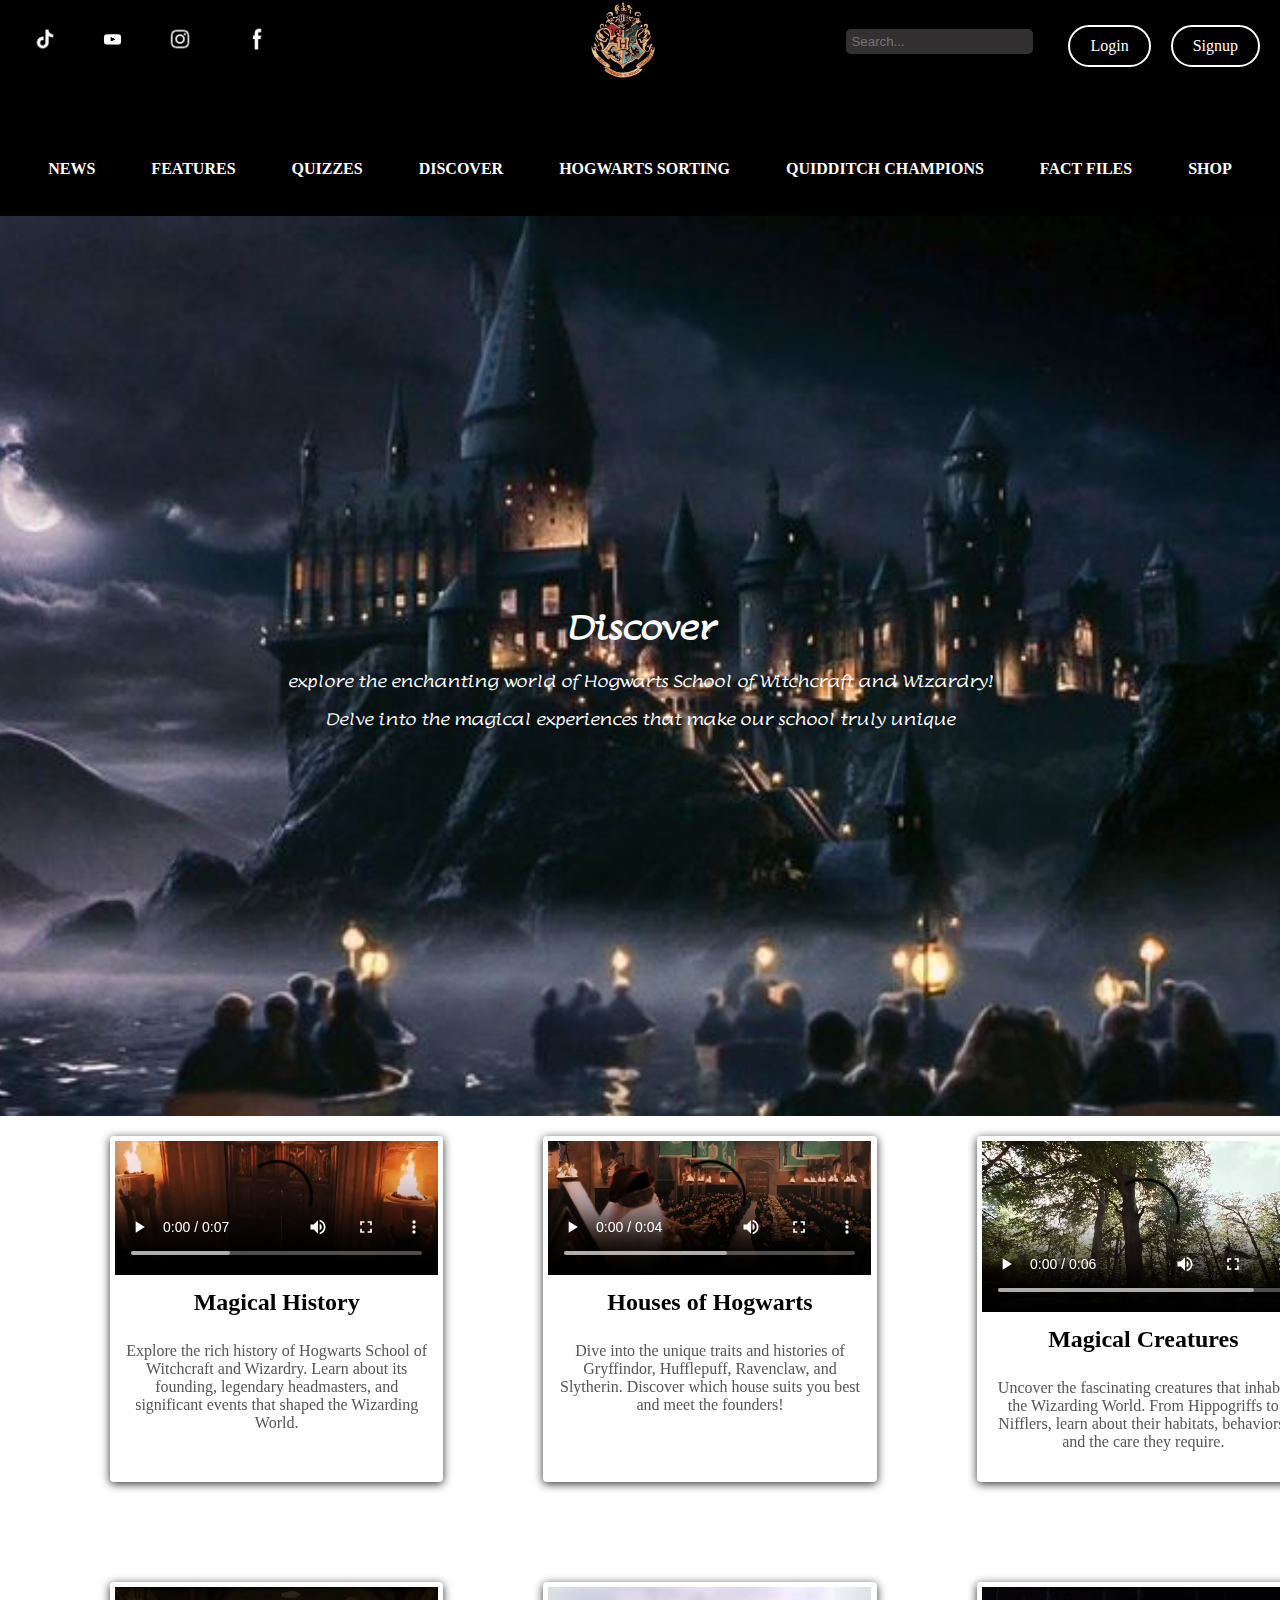
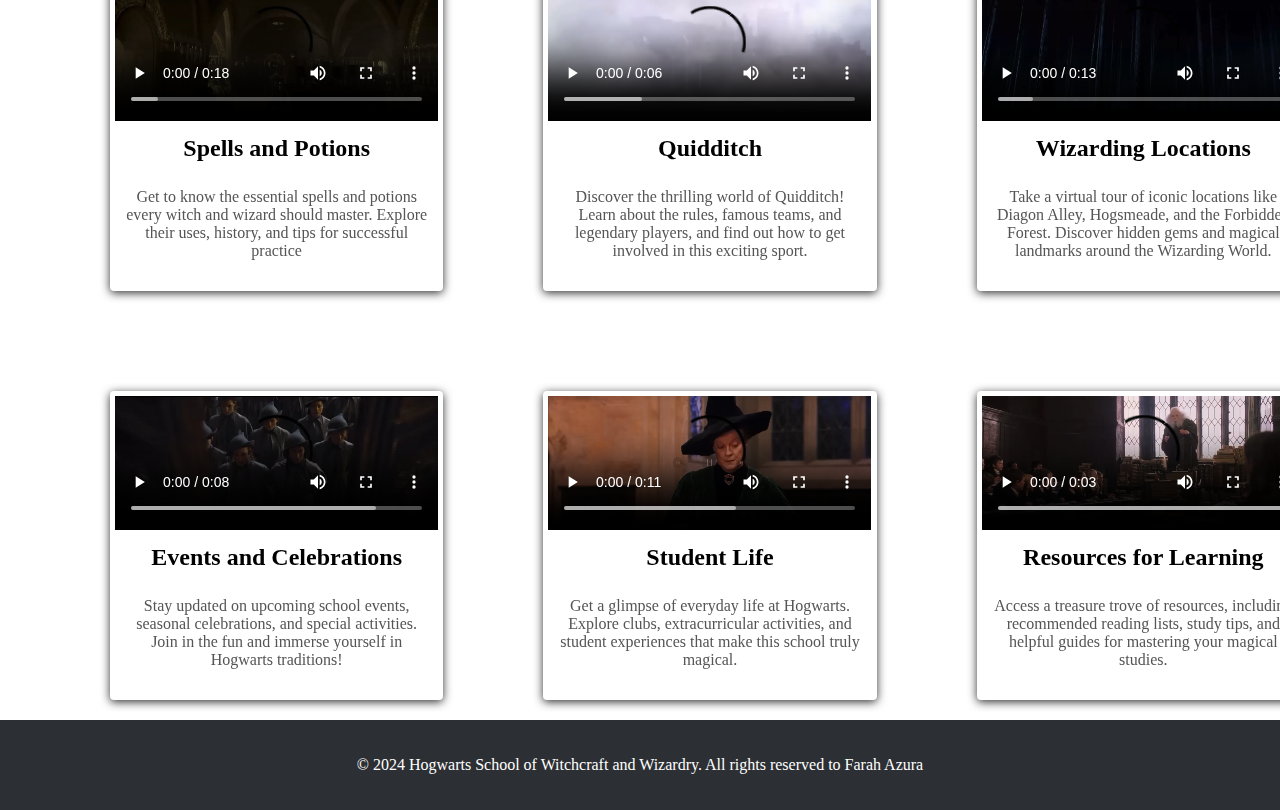
<file: discover.html>
<!DOCTYPE html>
<html>
    <head>
        <meta charset="UTF-8">
        <meta name="viewport" content="width=device-width, initial-scale=1.0">
        <title>Project Farah XI-9</title>
        <link rel="stylesheet" href="discover.css">
        <link rel="preconnect" href="https://fonts.googleapis.com">
        <link rel="preconnect" href="https://fonts.gstatic.com" crossorigin>
        <link href="https://fonts.googleapis.com/css2?family=Lumanosimo&display=swap" rel="stylesheet">
    </head>
    <body>
        <nav class="navbar">
            <div class="social-media">
                <a href="#"><img src="logo tiktok.jpeg" width="30px"></a>
                <a href="#"><img src="logo yt.jpeg" width="35px" height="45px"></a>
                <a href="#"><img src="logo ig.jpeg" width="30px" height="30px"><a>
                <a href="#"><img src="logo fb.jpeg" width="25px"></a>
            </div>
            <div class="logo">
                <a href="index.html"><img src="hogwarts logo.jpeg" alt="Logo"></a>
            </div>
            <div class="nav-items">
                <input type="text" placeholder="Search..." class="search-bar" />
                <a href="login.html" class="nav-link">Login</a>
                <a href="signup.html" class="nav-link">Signup</a>
            </div>
        </nav>
    
        <div class="additional-nav">
            <a href="news .html">News</a>
            <a href="features.html">Features</a>
            <a href="Quizzes and puzzles.html">Quizzes</a>
            <a href="discover.html">Discover</a>
            <a href="hogwarts sorting.html">Hogwarts Sorting</a>
            <a href="quidditch champions.html">Quidditch Champions</a>
            <a href="fact files.html">Fact Files</a>
            <a href="shop.html">Shop</a>
        </div>

        <div class="content">
            <div class="overlay">
                <div class="text">
                    <h1>Discover</h1>
                    <p>explore the enchanting world of Hogwarts School of Witchcraft and Wizardry!</p>
                    <p>Delve into the magical experiences that make our school truly unique</p>
                </div>
            </div>
        </div>
        <div class="container">
            <div class="card">
                <video controls>
                    <source src="d1.mp4" type="video/mp4">
                    Your browser does not support the video tag.
                </video>
                <h2 class="card-title">Magical History</h2>
                <p class="card-description">Explore the rich history of Hogwarts School of Witchcraft and Wizardry. Learn about its founding, legendary headmasters, and significant events that shaped the Wizarding World.</p>
            </div>
            <div class="card">
                <video controls>
                    <source src="d2.mp4" type="video/mp4">
                    Your browser does not support the video tag.
                </video>
                <h2 class="card-title"> Houses of Hogwarts</h2>
                <p class="card-description">Dive into the unique traits and histories of Gryffindor, Hufflepuff, Ravenclaw, and Slytherin. Discover which house suits you best and meet the founders!</p>
            </div>
            <div class="card">
                <video controls>
                    <source src="d3.mp4" type="video/mp4">
                    Your browser does not support the video tag.
                </video>
                <h2 class="card-title">Magical Creatures</h2>
                <p class="card-description">Uncover the fascinating creatures that inhabit the Wizarding World. From Hippogriffs to Nifflers, learn about their habitats, behaviors, and the care they require.</p>
            </div>
            <div class="card">
                <video controls>
                    <source src="d4.mp4" type="video/mp4">
                    Your browser does not support the video tag.
                </video>
                <h2 class="card-title">Spells and Potions</h2>
                <p class="card-description">Get to know the essential spells and potions every witch and wizard should master. Explore their uses, history, and tips for successful practice</p>
            </div>
            <div class="card">
                <video controls>
                    <source src="d5.mp4" type="video/mp4">
                    Your browser does not support the video tag.
                </video>
                <h2 class="card-title">Quidditch</h2>
                <p class="card-description">Discover the thrilling world of Quidditch! Learn about the rules, famous teams, and legendary players, and find out how to get involved in this exciting sport.</p>
            </div>
            <div class="card">
                <video controls>
                    <source src="d6.mp4" type="video/mp4">
                    Your browser does not support the video tag.
                </video>
                <h2 class="card-title">Wizarding Locations</h2>
                <p class="card-description">Take a virtual tour of iconic locations like Diagon Alley, Hogsmeade, and the Forbidden Forest. Discover hidden gems and magical landmarks around the Wizarding World.</p>
            </div>
            <div class="card">
                <video controls>
                    <source src="d7.mp4" type="video/mp4">
                    Your browser does not support the video tag.
                </video>
                <h2 class="card-title">Events and Celebrations</h2>
                <p class="card-description">Stay updated on upcoming school events, seasonal celebrations, and special activities. Join in the fun and immerse yourself in Hogwarts traditions!</p>
            </div>
            <div class="card">
                <video controls>
                    <source src="d8.mp4" type="video/mp4">
                    Your browser does not support the video tag.
                </video>
                <h2 class="card-title">Student Life</h2>
                <p class="card-description">Get a glimpse of everyday life at Hogwarts. Explore clubs, extracurricular activities, and student experiences that make this school truly magical.</p>
            </div>
            <div class="card">
                <video controls>
                    <source src="d9.mp4" type="video/mp4">
                    Your browser does not support the video tag.
                </video>
                <h2 class="card-title">Resources for Learning</h2>
                <p class="card-description">Access a treasure trove of resources, including recommended reading lists, study tips, and helpful guides for mastering your magical studies.</p>
            </div>
        </div>
        <div class="footer">
            <p>&copy; 2024 Hogwarts School of Witchcraft and Wizardry. All rights reserved to Farah Azura</p>
        </div>
    </body>
</html>
</file>
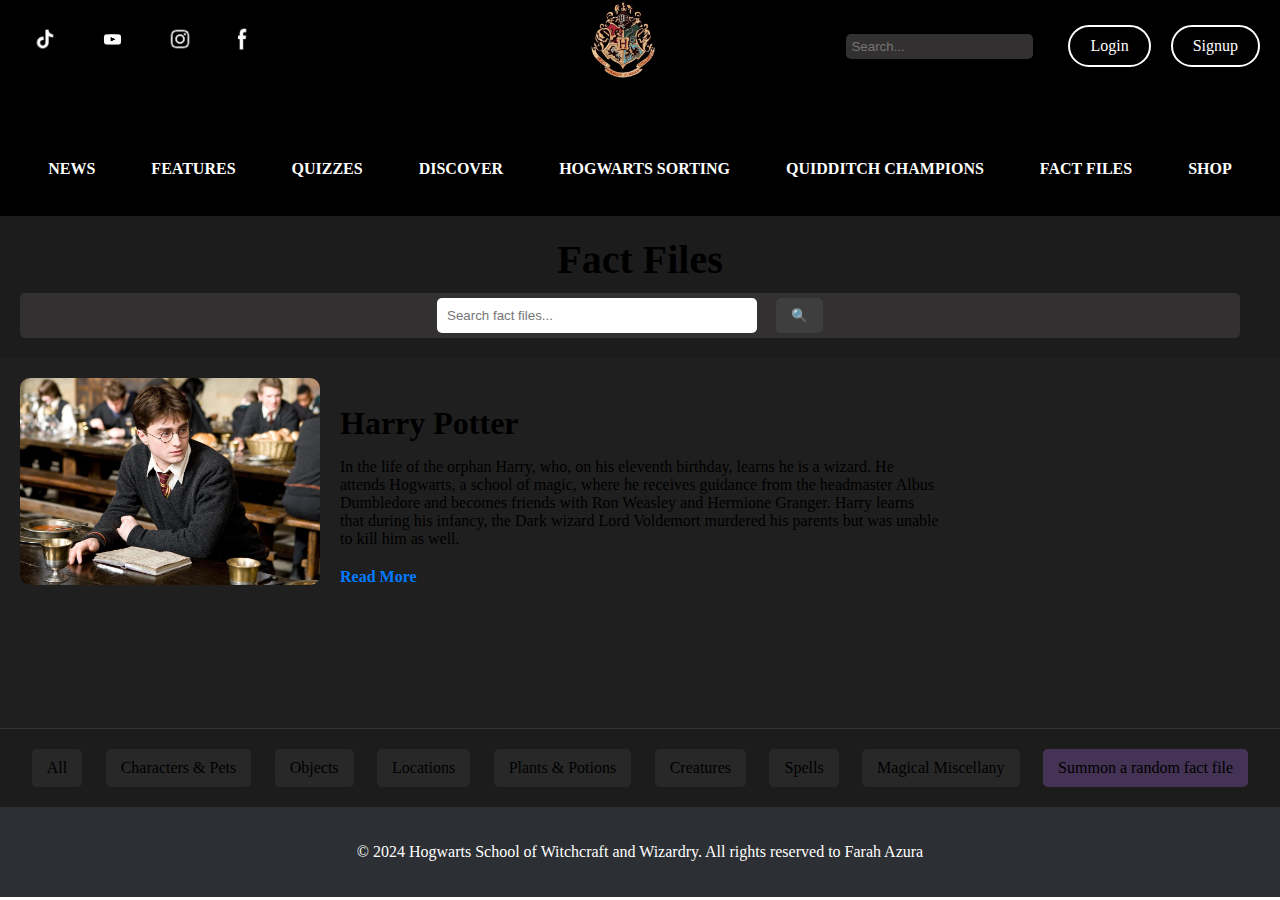
<file: fact files.html>
<!DOCTYPE html>
<html>
    <head>
        <meta charset="UTF-8">
        <meta name="viewport" content="width=device-width, initial-scale=1.0">
        <title>Project Farah XI-9</title>
        <link rel="stylesheet" href="fact files.css">
        <link rel="preconnect" href="https://fonts.googleapis.com">
        <link rel="preconnect" href="https://fonts.gstatic.com" crossorigin>
        <link href="https://fonts.googleapis.com/css2?family=Lumanosimo&display=swap" rel="stylesheet">
    </head>
    <body>
        <nav class="navbar">
            <div class="social-media">
                <a href="#"><img src="logo tiktok.jpeg" width="30px"></a>
                <a href="#"><img src="logo yt.jpeg" width="35px" height="45px"></a>
                <a href="#"><img src="logo ig.jpeg" width="30px" height="30px"></a>
                <a href="#"><img src="logo fb.jpeg" width="25px"></a>
            </div>
            <div class="logo">
                <a href="index.html"><img src="hogwarts logo.jpeg" alt="Logo"></a>
            </div>
            <div class="nav-items">
                <input type="text" placeholder="Search..." class="search-bar" />
                <a href="login.html" class="nav-link">Login</a>
                <a href="signup.html" class="nav-link">Signup</a>
            </div>
        </nav>
    
        <div class="additional-nav">
            <a href="news .html">News</a>
            <a href="features.html">Features</a>
            <a href="Quizzes and puzzles.html">Quizzes</a>
            <a href="discover.html">Discover</a>
            <a href="hogwarts sorting.html">Hogwarts Sorting</a>
            <a href="quidditch champions.html">Quidditch Champions</a>
            <a href="fact files.html">Fact Files</a>
            <a href="shop.html">Shop</a>
        </div>
            <header class="header">
                <h1>Fact Files</h1>
                <div class="search-bar">
                    <input type="text" placeholder="Search fact files...">
                    <button type="submit">&#128269;</button>
                </div>
            </header>
        
            <!-- Fact File Section -->
            <section class="fact-file">
                <div class="fact-file-image">
                    <img src="harry.jpeg" alt="Harry Potter">
                </div>
                <div class="fact-file-details">
                    <h2>Harry Potter</h2>
                    <p>In the life of the orphan Harry, who, on his eleventh birthday, learns he is a wizard. He attends Hogwarts, a school of magic, where he receives guidance from the headmaster Albus Dumbledore and becomes friends with Ron Weasley and Hermione Granger. Harry learns that during his infancy, the Dark wizard Lord Voldemort murdered his parents but was unable to kill him as well.</p>
                    <a href="#">Read More</a>
                </div>
            </section>
        
            <!-- Category Navigation Section -->
            <section class="categories">
                <div class="category all">All</div>
                <div class="category characters">Characters & Pets</div>
                <div class="category objects">Objects</div>
                <div class="category locations">Locations</div>
                <div class="category potions">Plants & Potions</div>
                <div class="category creatures">Creatures</div>
                <div class="category spells">Spells</div>
                <div class="category magical">Magical Miscellany</div>
                <div class="category random">Summon a random fact file</div>
            </section>
            <div class="footer">
                <p>&copy; 2024 Hogwarts School of Witchcraft and Wizardry. All rights reserved to Farah Azura</p>
            </div>
    </body>
</html>
</file>
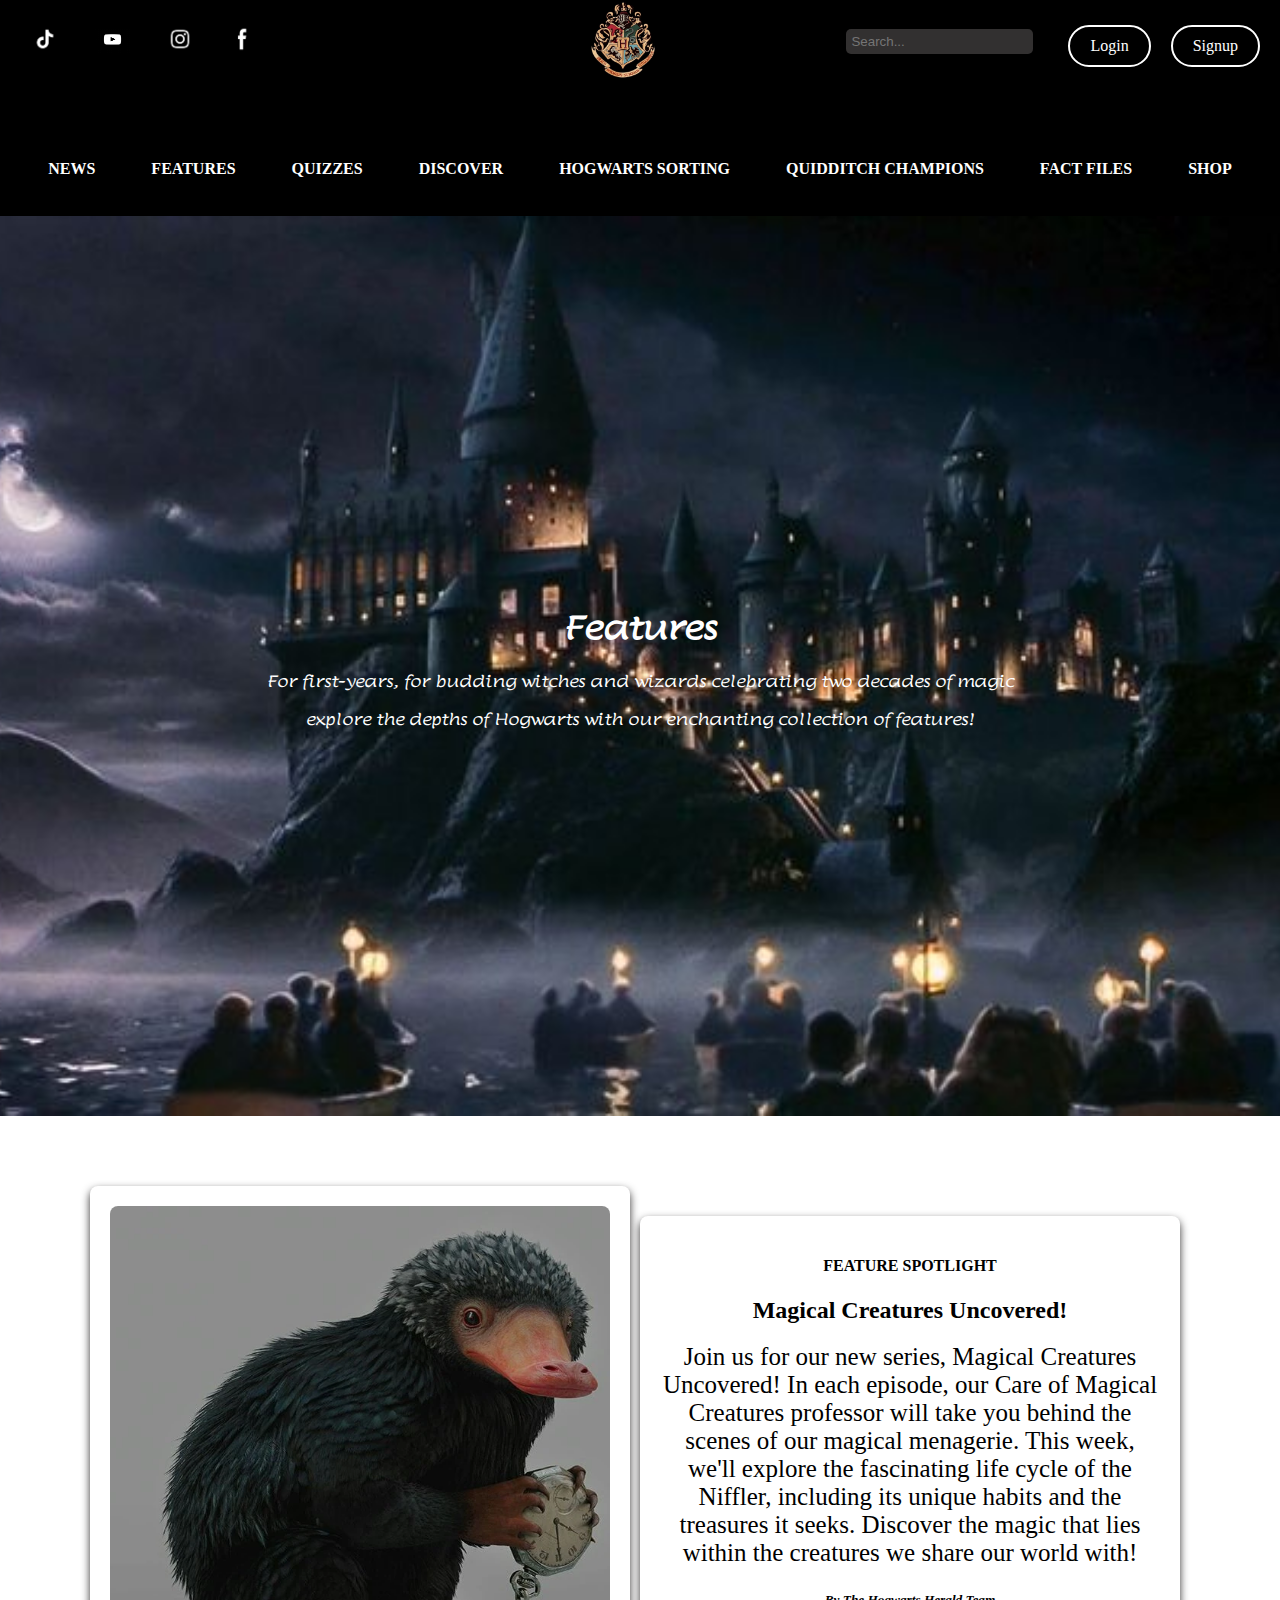
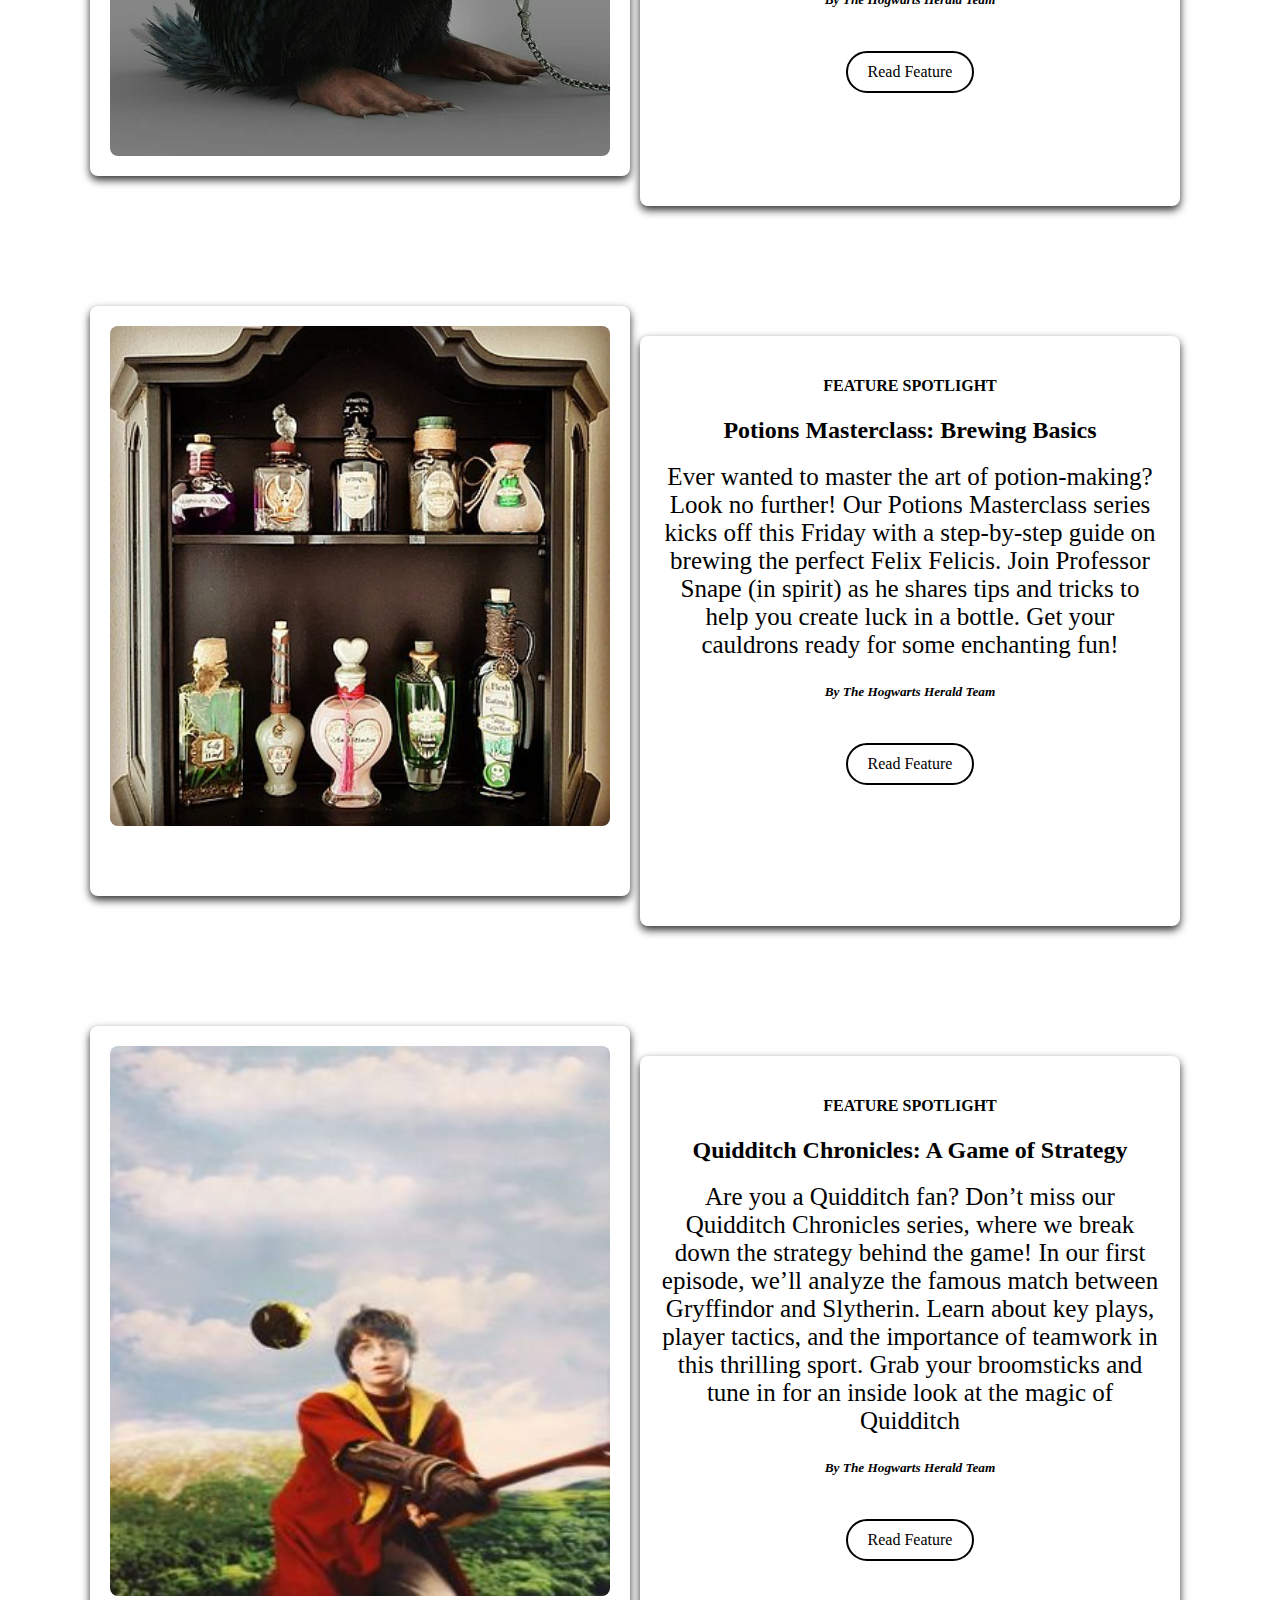
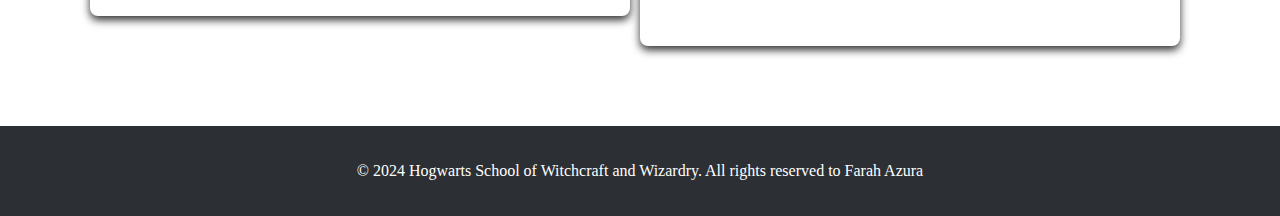
<file: features.html>
<!DOCTYPE html>
<html>
    <head>
        <meta charset="UTF-8">
        <meta name="viewport" content="width=device-width, initial-scale=1.0">
        <title>Project Farah XI-9</title>
        <link rel="stylesheet" href="features css.css">
        <link rel="preconnect" href="https://fonts.googleapis.com">
        <link rel="preconnect" href="https://fonts.gstatic.com" crossorigin>
        <link href="https://fonts.googleapis.com/css2?family=Lumanosimo&display=swap" rel="stylesheet">
    </head>
    <body>
        <nav class="navbar">
            <div class="social-media">
                <a href="#"><img src="logo tiktok.jpeg" width="30px"></a>
                <a href="#"><img src="logo yt.jpeg" width="35px" height="45px"></a>
                <a href="#"><img src="logo ig.jpeg" width="30px" height="30px"></a>
                <a href="#"><img src="logo fb.jpeg" width="25px"></a>
            </div>
            <div class="logo">
                <a href="index.html"><img src="hogwarts logo.jpeg" alt="Logo"></a>
            </div>
            <div class="nav-items">
                <input type="text" placeholder="Search..." class="search-bar" />
                <a href="login.html" class="nav-link">Login</a>
                <a href="signup.html" class="nav-link">Signup</a>
            </div>
        </nav>
    
        <div class="additional-nav">
            <a href="news .html">News</a>
            <a href="features.html">Features</a>
            <a href="Quizzes and puzzles.html">Quizzes</a>
            <a href="discover.html">Discover</a>
            <a href="hogwarts sorting.html">Hogwarts Sorting</a>
            <a href="quidditch champions.html">Quidditch Champions</a>
            <a href="fact files.html">Fact Files</a>
            <a href="shop.html">Shop</a>
        </div>

        <div class="content">
            <div class="overlay">
                <div class="text">
                    <h1>Features</h1>
                    <center><p>For first-years, for budding witches and wizards celebrating two decades of magic</p> 
                    <p>explore the depths of Hogwarts with our enchanting collection of features!</p></center>
                </div>
            </div>
        </div>
        <div class="container">
            <div class="card image-card">
                <img src="niffler.webp" height="550px" alt="">
            </div>
            <div class="card text-card">
                <h4>FEATURE SPOTLIGHT</h4>
                <h2><b>Magical Creatures Uncovered!</b></h2>
                <p>Join us for our new series, Magical Creatures Uncovered! In each episode, our Care of Magical Creatures professor will take you behind the scenes of our magical menagerie. This week, we'll explore the fascinating life cycle of the Niffler, including its unique habits and the treasures it seeks. Discover the magic that lies within the creatures we share our world with!</p>
                <h5><i>By The Hogwarts Herald Team</i></h5>
                <a href="#" class="read-news-button">Read Feature</a>
            </div>
        </div>
        <div class="container">
            <div class="card image-card">
                <img src="potions.jpg" alt="">
            </div>
            <div class="card text-card">
                <h4>FEATURE SPOTLIGHT</h4>
                <h2><b>Potions Masterclass: Brewing Basics</b></h2>
                <p>Ever wanted to master the art of potion-making? Look no further! Our Potions Masterclass series kicks off this Friday with a step-by-step guide on brewing the perfect Felix Felicis. Join Professor Snape (in spirit) as he shares tips and tricks to help you create luck in a bottle. Get your cauldrons ready for some enchanting fun!</p>
                <h5><i>By The Hogwarts Herald Team</i></h5>
                <a href="#" class="read-news-button">Read Feature</a>
            </div>
        </div>

        <div class="container">
            <div class="card image-card">
                <img src="quidditch harry.jpg" height="550px" alt="">
            </div>
            <div class="card text-card">
                <h4>FEATURE SPOTLIGHT</h4>
                <h2><b>Quidditch Chronicles: A Game of Strategy</b></h2>
                <p>Are you a Quidditch fan? Don’t miss our Quidditch Chronicles series, where we break down the strategy behind the game! In our first episode, we’ll analyze the famous match between Gryffindor and Slytherin. Learn about key plays, player tactics, and the importance of teamwork in this thrilling sport. Grab your broomsticks and tune in for an inside look at the magic of Quidditch<p>
                <h5><i>By The Hogwarts Herald Team</i></h5>
                <a href="#" class="read-news-button">Read Feature</a>
            </div>
        </div>
        <div class="footer">
            <p>&copy; 2024 Hogwarts School of Witchcraft and Wizardry. All rights reserved to Farah Azura</p>
        </div>
    </body>
</html>
</file>
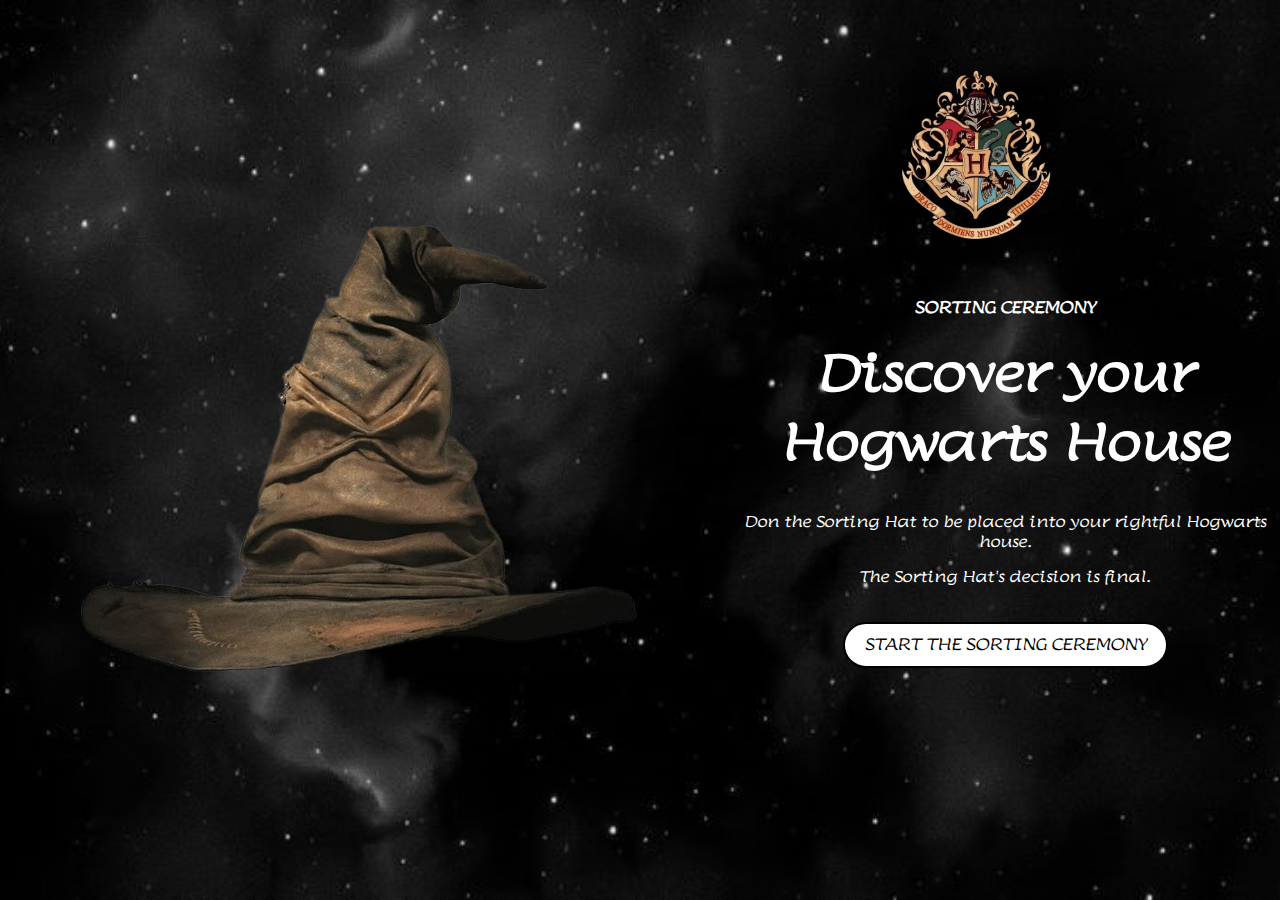
<file: hogwarts sorting.html>
<!DOCTYPE html>
<html>
    <head>
        <meta charset="UTF-8">
        <meta name="viewport" content="width=device-width, initial-scale=1.0">
        <title>Project Farah XI-9</title>
        <link rel="stylesheet" href="hogwarts sorting.css">
        <link rel="preconnect" href="https://fonts.googleapis.com">
        <link rel="preconnect" href="https://fonts.gstatic.com" crossorigin>
        <link href="https://fonts.googleapis.com/css2?family=Lumanosimo&display=swap" rel="stylesheet">
    </head>
    <body>
        <div class="content">
            <div class="image">
               <img src="sorting hat.png" alt="Logo">
            </div>
            <div class="overlay">
                <div class="logo">
                    <a href="index.html"><img src="logo.png" alt="Logo"></a>
                </div>
                <div class="text">
                    <h4>SORTING CEREMONY</h4>
                    <h1><b>Discover your Hogwarts House</b></h1>
                    <p>Don the Sorting Hat to be placed into your rightful Hogwarts house.</p>
                    <p>The Sorting Hat's decision is final.</p>
                    <a href="#" class="full-color-button">START THE SORTING CEREMONY</a>
                </div>
            </div>
        </div>
    </body>
</html>
</file>
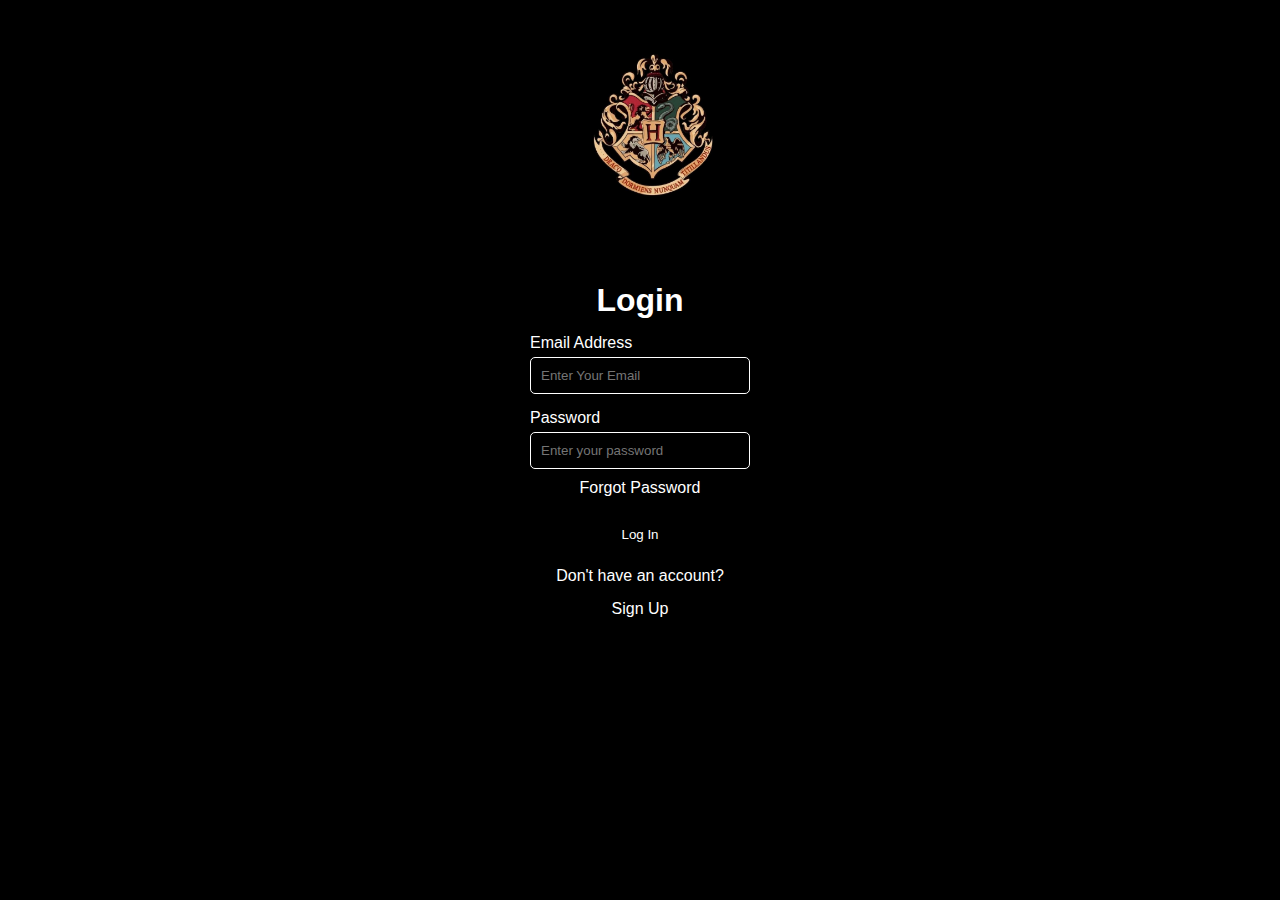
<file: login.html>
<!DOCTYPE html>
<html>
    <head>
        <meta charset="UTF-8">
        <meta name="viewport" content="width=device-width, initial-scale=1.0">
        <title>Project Farah XI-9</title>
        <link rel="stylesheet" href="login.css">
        <link rel="preconnect" href="https://fonts.googleapis.com">
        <link rel="preconnect" href="https://fonts.gstatic.com" crossorigin>
        <link href="https://fonts.googleapis.com/css2?family=Lumanosimo&display=swap" rel="stylesheet">
        </head>
    <body>
        <div class="login-container">
            <h1>Login</h1>
            <div class="logo">
                <a href="index.html"><img src="hogwarts logo.jpeg" alt="Logo"></a>
            </div>
            <form>
                <div class="input-group">
                    <label for="email">Email Address</label>
                    <input type="email" id="email" placeholder="Enter Your Email" required>
                
                    <label for="password">Password</label>
                    <div class="password-container">
                        <input type="password" id="password" placeholder="Enter your password" required>
                    </div>
                
                <a href="#" class="forgot-password">Forgot Password</a>
                <button type="submit" class="login-button">Log In</button>
            </form>
            <p>Don't have an account?</p>
            <p><a href="signup.html">Sign Up</a></p>
        </div>
    </body>
</html>
</file>
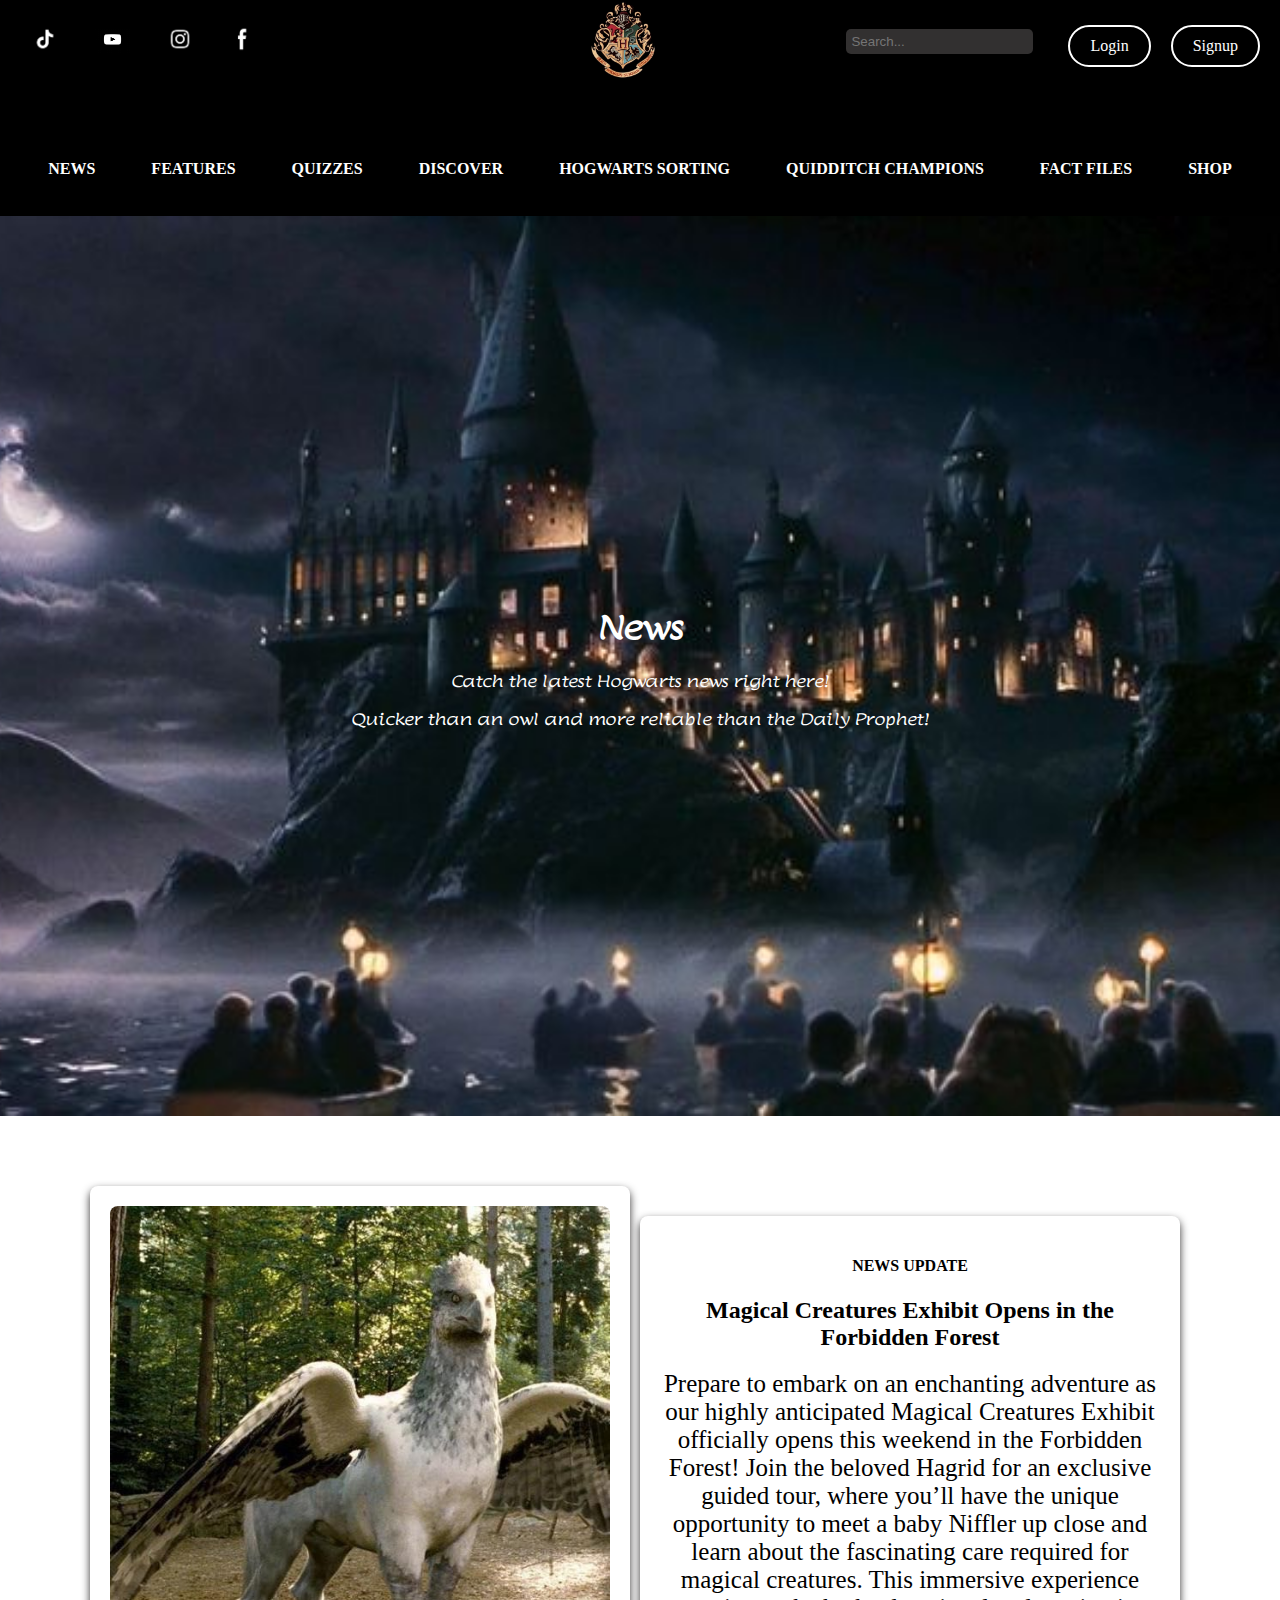
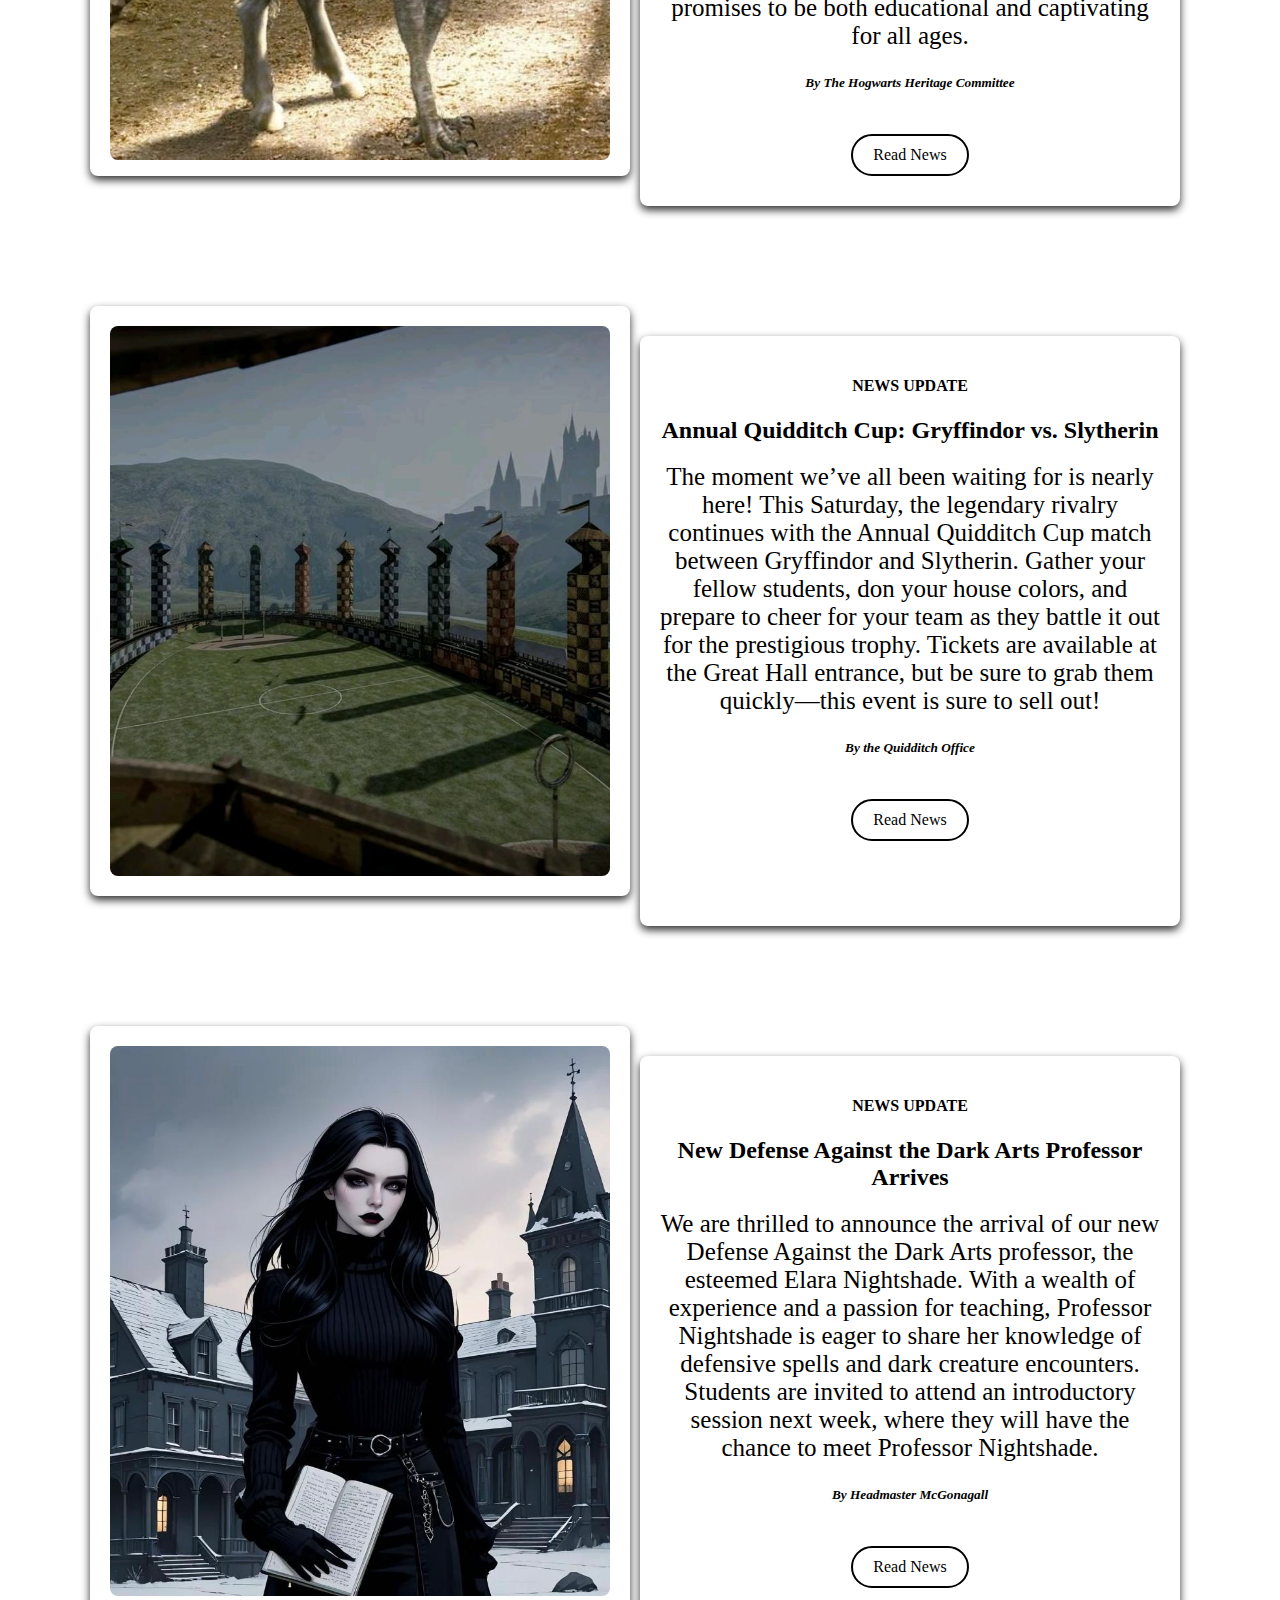
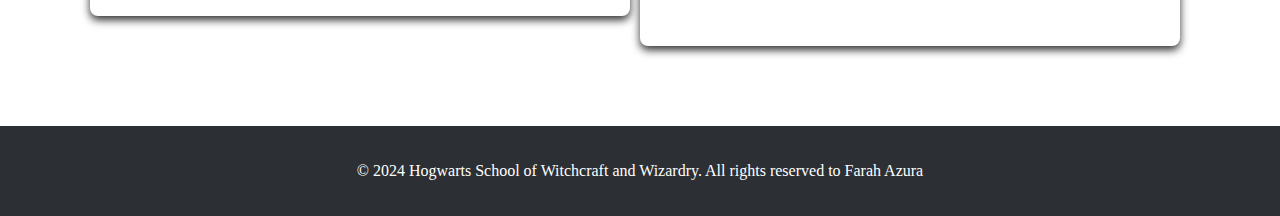
<file: news .html>
<!DOCTYPE html>
<html>
    <head>
        <meta charset="UTF-8">
    <meta name="viewport" content="width=device-width, initial-scale=1.0">
    <title>Project Farah XI-9</title>
    <link rel="stylesheet" href="news css.css">
    <link rel="preconnect" href="https://fonts.googleapis.com">
    <link rel="preconnect" href="https://fonts.gstatic.com" crossorigin>
    <link href="https://fonts.googleapis.com/css2?family=Lumanosimo&display=swap" rel="stylesheet">
    </head>
    <body>
        <nav class="navbar">
            <div class="social-media">
                <a href="#"><img src="logo tiktok.jpeg" width="30px"></a>
                <a href="#"><img src="logo yt.jpeg" width="35px" height="45px"></a>
                <a href="#"><img src="logo ig.jpeg" width="30px" height="30px"></a>
                <a href="#"><img src="logo fb.jpeg" width="25px"></a>
            </div>
            <div class="logo">
                <a href="index.html"><img src="hogwarts logo.jpeg" alt="Logo"></a>
            </div>
            <div class="nav-items">
                <input type="text" placeholder="Search..." class="search-bar" />
                <a href="login.html" class="nav-link">Login</a>
                <a href="signup.html" class="nav-link">Signup</a>
            </div>
        </nav>
    
        <div class="additional-nav">
            <a href="news .html">News</a>
            <a href="features.html">Features</a>
            <a href="Quizzes and puzzles.html">Quizzes</a>
            <a href="discover.html">Discover</a>
            <a href="hogwarts sorting.html">Hogwarts Sorting</a>
            <a href="quidditch champions.html">Quidditch Champions</a>
            <a href="fact files.html">Fact Files</a>
            <a href="shop.html">Shop</a>
        </div>

        <div class="content">
            <div class="overlay">
                <div class="text">
                    <h1>News</h1>
                    <p>Catch the latest Hogwarts news right here!</p>
                    <p>Quicker than an owl and more reliable than the Daily Prophet!</p>
                </div>
            </div>
        </div>

        <div class="container">
            <div class="card image-card">
                <img src="buckbeak.jpeg" alt="Buckbeak">
            </div>
            <div class="card text-card">
                <h4>NEWS UPDATE</h4>
                <h2><b>Magical Creatures Exhibit Opens in the Forbidden Forest</b></h2>
                <p>Prepare to embark on an enchanting adventure as our highly anticipated Magical Creatures Exhibit officially opens this weekend in the Forbidden Forest! Join the beloved Hagrid for an exclusive guided tour, where you’ll have the unique opportunity to meet a baby Niffler up close and learn about the fascinating care required for magical creatures. This immersive experience promises to be both educational and captivating for all ages.</p>
                <h5><i>By The Hogwarts Heritage Committee</i></h5>
                <a href="#" class="read-news-button">Read News</a>
            </div>
        </div>
        <div class="container">
            <div class="card image-card">
                <img src="quidditch.jpeg" height="550px" alt="">
            </div>
            <div class="card text-card">
                <h4>NEWS UPDATE</h4>
                <h2><b>Annual Quidditch Cup: Gryffindor vs. Slytherin</b></h2>
                <p>The moment we’ve all been waiting for is nearly here! This Saturday, the legendary rivalry continues with the Annual Quidditch Cup match between Gryffindor and Slytherin. Gather your fellow students, don your house colors, and prepare to cheer for your team as they battle it out for the prestigious trophy. Tickets are available at the Great Hall entrance, but be sure to grab them quickly—this event is sure to sell out!</p>
                <h5><i>By the Quidditch Office</i></h5>
                <a href="#" class="read-news-button">Read News</a>
            </div>
        </div>
        <div class="container">
            <div class="card image-card">
                <img src="elara.jpeg" height="550px" alt="Elara Nightshade">
            </div>
            <div class="card text-card">
                <h4>NEWS UPDATE</h4>
                <h2><b>New Defense Against the Dark Arts Professor Arrives</b></h2>
                <p>We are thrilled to announce the arrival of our new Defense Against the Dark Arts professor, the esteemed Elara Nightshade. With a wealth of experience and a passion for teaching, Professor Nightshade is eager to share her knowledge of defensive spells and dark creature encounters. Students are invited to attend an introductory session next week, where they will have the chance to meet Professor Nightshade.</p>
                <h5><i>By Headmaster McGonagall</i></h5>
                <a href="#" class="read-news-button">Read News</a>
            </div>
        </div>
        <div class="footer">
            <p>&copy; 2024 Hogwarts School of Witchcraft and Wizardry. All rights reserved to Farah Azura</p>
        </div>
    </body>
</html>
</file>
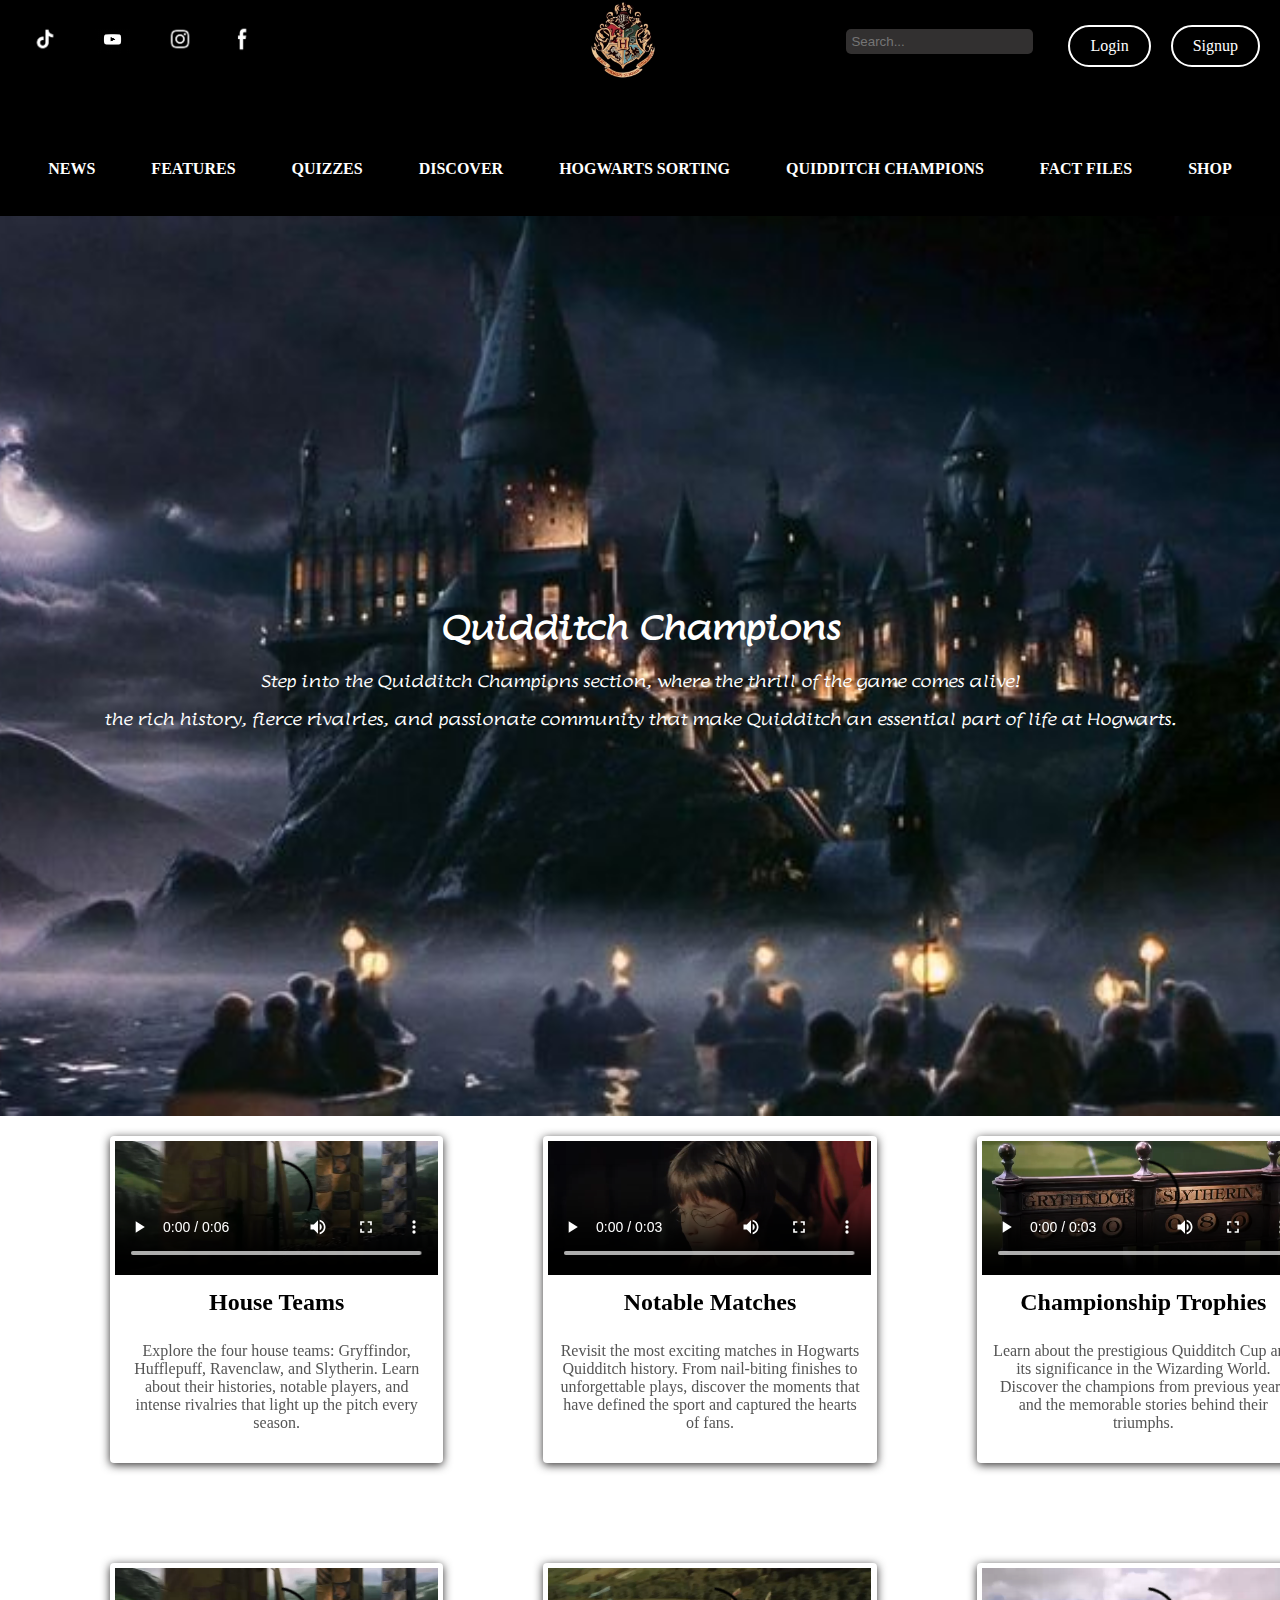
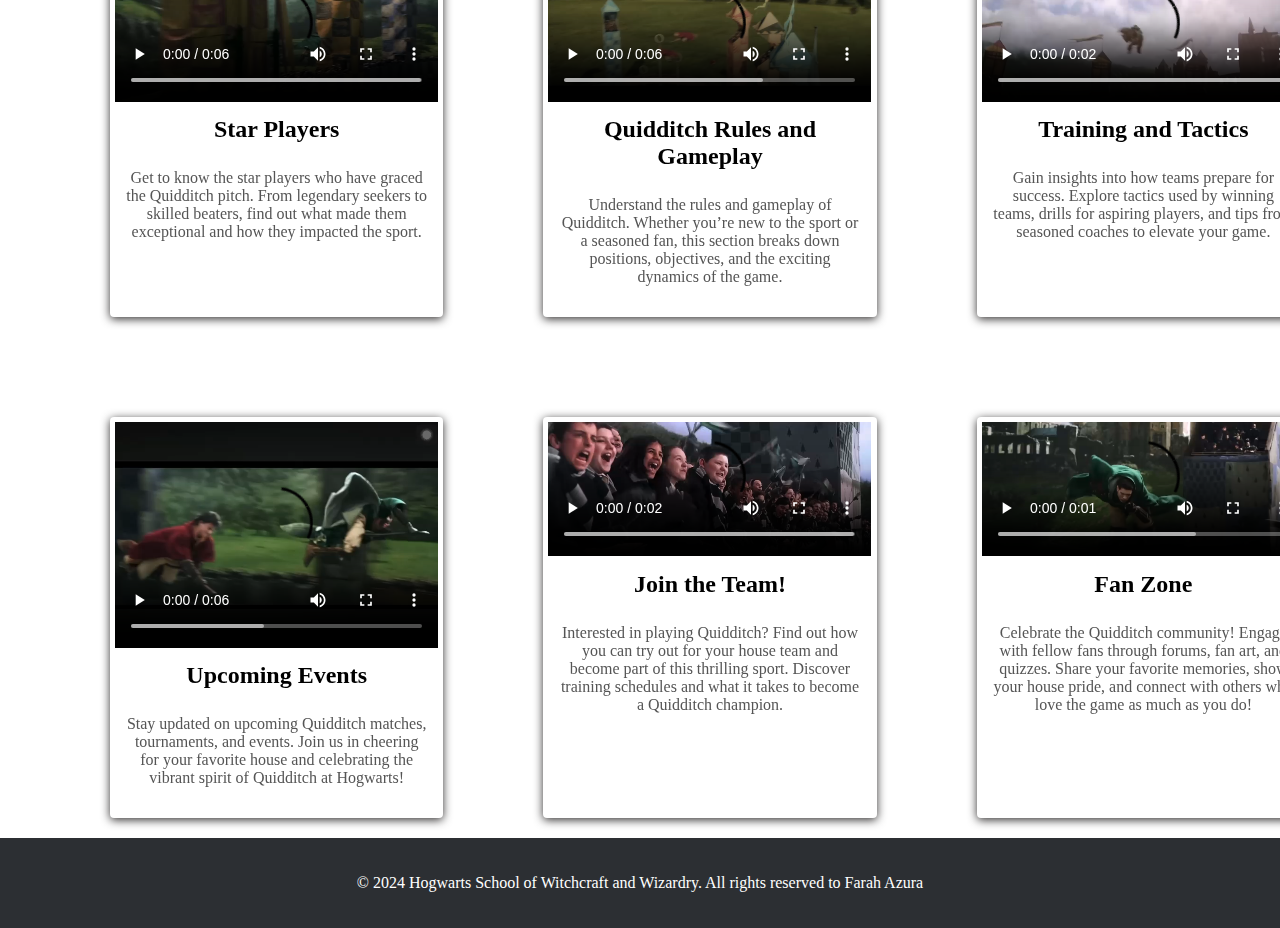
<file: quidditch champions.html>
<!DOCTYPE html>
<html>
    <head>
        <meta charset="UTF-8">
        <meta name="viewport" content="width=device-width, initial-scale=1.0">
        <title>Project Farah XI-9</title>
        <link rel="stylesheet" href="discover.css">
        <link rel="preconnect" href="https://fonts.googleapis.com">
        <link rel="preconnect" href="https://fonts.gstatic.com" crossorigin>
        <link href="https://fonts.googleapis.com/css2?family=Lumanosimo&display=swap" rel="stylesheet">
    </head>
    <body>
        <nav class="navbar">
            <div class="social-media">
                <a href="#"><img src="logo tiktok.jpeg" width="30px"></a>
                <a href="#"><img src="logo yt.jpeg" width="35px" height="45px"></a>
                <a href="#"><img src="logo ig.jpeg" width="30px" height="30px"></a>
                <a href="#"><img src="logo fb.jpeg" width="25px"></a>
            </div>
            <div class="logo">
                <a href="index.html"><img src="hogwarts logo.jpeg" alt="Logo"></a>
            </div>
            <div class="nav-items">
                <input type="text" placeholder="Search..." class="search-bar" />
                <a href="login.html" class="nav-link">Login</a>
                <a href="signup.html" class="nav-link">Signup</a>
            </div>
        </nav>
    
        <div class="additional-nav">
            <a href="news .html">News</a>
            <a href="features.html">Features</a>
            <a href="Quizzes and puzzles.html">Quizzes</a>
            <a href="discover.html">Discover</a>
            <a href="hogwarts sorting.html">Hogwarts Sorting</a>
            <a href="quidditch champions.html">Quidditch Champions</a>
            <a href="fact files.html">Fact Files</a>
            <a href="shop.html">Shop</a>
        </div>

        <div class="content">
            <div class="overlay">
                <div class="text">
                    <h1>Quidditch Champions</h1>
                    <p>Step into the Quidditch Champions section, where the thrill of the game comes alive!</p>
                    <p>the rich history, fierce rivalries, and passionate community that make Quidditch an essential part of life at Hogwarts.</p>
                </div>
            </div>
        </div>
        <div class="container">
            <div class="card">
                <video controls>
                    <source src="q1.mp4" type="video/mp4">
                    Your browser does not support the video tag.
                </video>
                <h2 class="card-title">House Teams</h2>
                <p class="card-description">Explore the four house teams: Gryffindor, Hufflepuff, Ravenclaw, and Slytherin. Learn about their histories, notable players, and intense rivalries that light up the pitch every season.</p>
            </div>
            <div class="card">
                <video controls>
                    <source src="q2.mp4" type="video/mp4">
                    Your browser does not support the video tag.
                </video>
                <h2 class="card-title">Notable Matches</h2>
                <p class="card-description">Revisit the most exciting matches in Hogwarts Quidditch history. From nail-biting finishes to unforgettable plays, discover the moments that have defined the sport and captured the hearts of fans.</p>
            </div>
            <div class="card">
                <video controls>
                    <source src="q3.mp4" type="video/mp4">
                    Your browser does not support the video tag.
                </video>
                <h2 class="card-title">Championship Trophies</h2>
                <p class="card-description">Learn about the prestigious Quidditch Cup and its significance in the Wizarding World. Discover the champions from previous years and the memorable stories behind their triumphs.</p>
            </div>
            <div class="card">
                <video controls>
                    <source src="q4.mp4" type="video/mp4">
                    Your browser does not support the video tag.
                </video>
                <h2 class="card-title">Star Players</h2>
                <p class="card-description">Get to know the star players who have graced the Quidditch pitch. From legendary seekers to skilled beaters, find out what made them exceptional and how they impacted the sport.</p>
            </div>
            <div class="card">
                <video controls>
                    <source src="q5.mp4" type="video/mp4">
                    Your browser does not support the video tag.
                </video>
                <h2 class="card-title">Quidditch Rules and Gameplay</h2>
                <p class="card-description">Understand the rules and gameplay of Quidditch. Whether you’re new to the sport or a seasoned fan, this section breaks down positions, objectives, and the exciting dynamics of the game.</p>
            </div>
            <div class="card">
                <video controls>
                    <source src="q6.mp4" type="video/mp4">
                    Your browser does not support the video tag.
                </video>
                <h2 class="card-title">Training and Tactics</h2>
                <p class="card-description">Gain insights into how teams prepare for success. Explore tactics used by winning teams, drills for aspiring players, and tips from seasoned coaches to elevate your game.</p>
            </div>
            <div class="card">
                <video controls>
                    <source src="q7.mp4" type="video/mp4">
                    Your browser does not support the video tag.
                </video>
                <h2 class="card-title">Upcoming Events</h2>
                <p class="card-description">Stay updated on upcoming Quidditch matches, tournaments, and events. Join us in cheering for your favorite house and celebrating the vibrant spirit of Quidditch at Hogwarts!</p>
            </div>
            <div class="card">
                <video controls>
                    <source src="q8.mp4" type="video/mp4">
                    Your browser does not support the video tag.
                </video>
                <h2 class="card-title"> Join the Team!</h2>
                <p class="card-description">Interested in playing Quidditch? Find out how you can try out for your house team and become part of this thrilling sport. Discover training schedules and what it takes to become a Quidditch champion.</p>
            </div>
            <div class="card">
                <video controls>
                    <source src="q9.mp4" type="video/mp4">
                    Your browser does not support the video tag.
                </video>
                <h2 class="card-title">Fan Zone</h2>
                <p class="card-description">Celebrate the Quidditch community! Engage with fellow fans through forums, fan art, and quizzes. Share your favorite memories, show your house pride, and connect with others who love the game as much as you do!</p>
            </div>
        </div>
        <div class="footer">
            <p>&copy; 2024 Hogwarts School of Witchcraft and Wizardry. All rights reserved to Farah Azura</p>
        </div>
    </body>
</html>
</file>
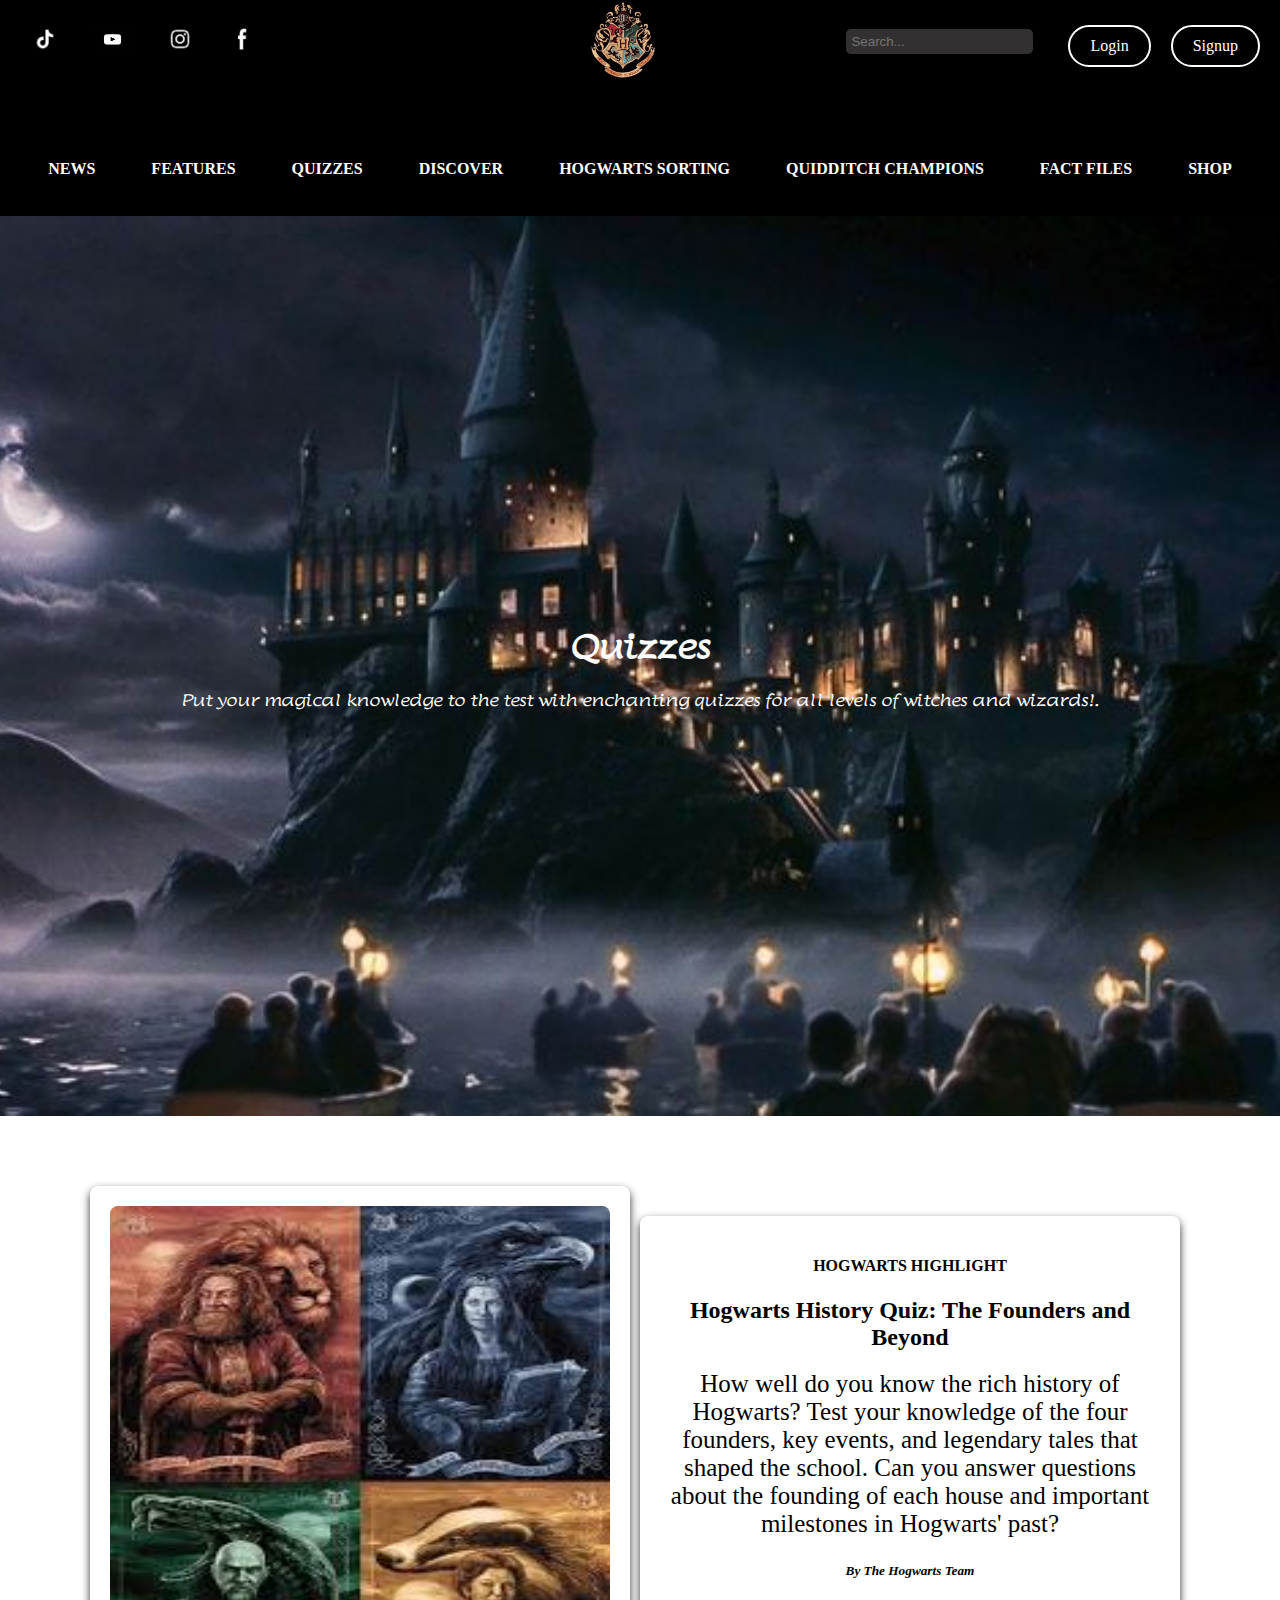
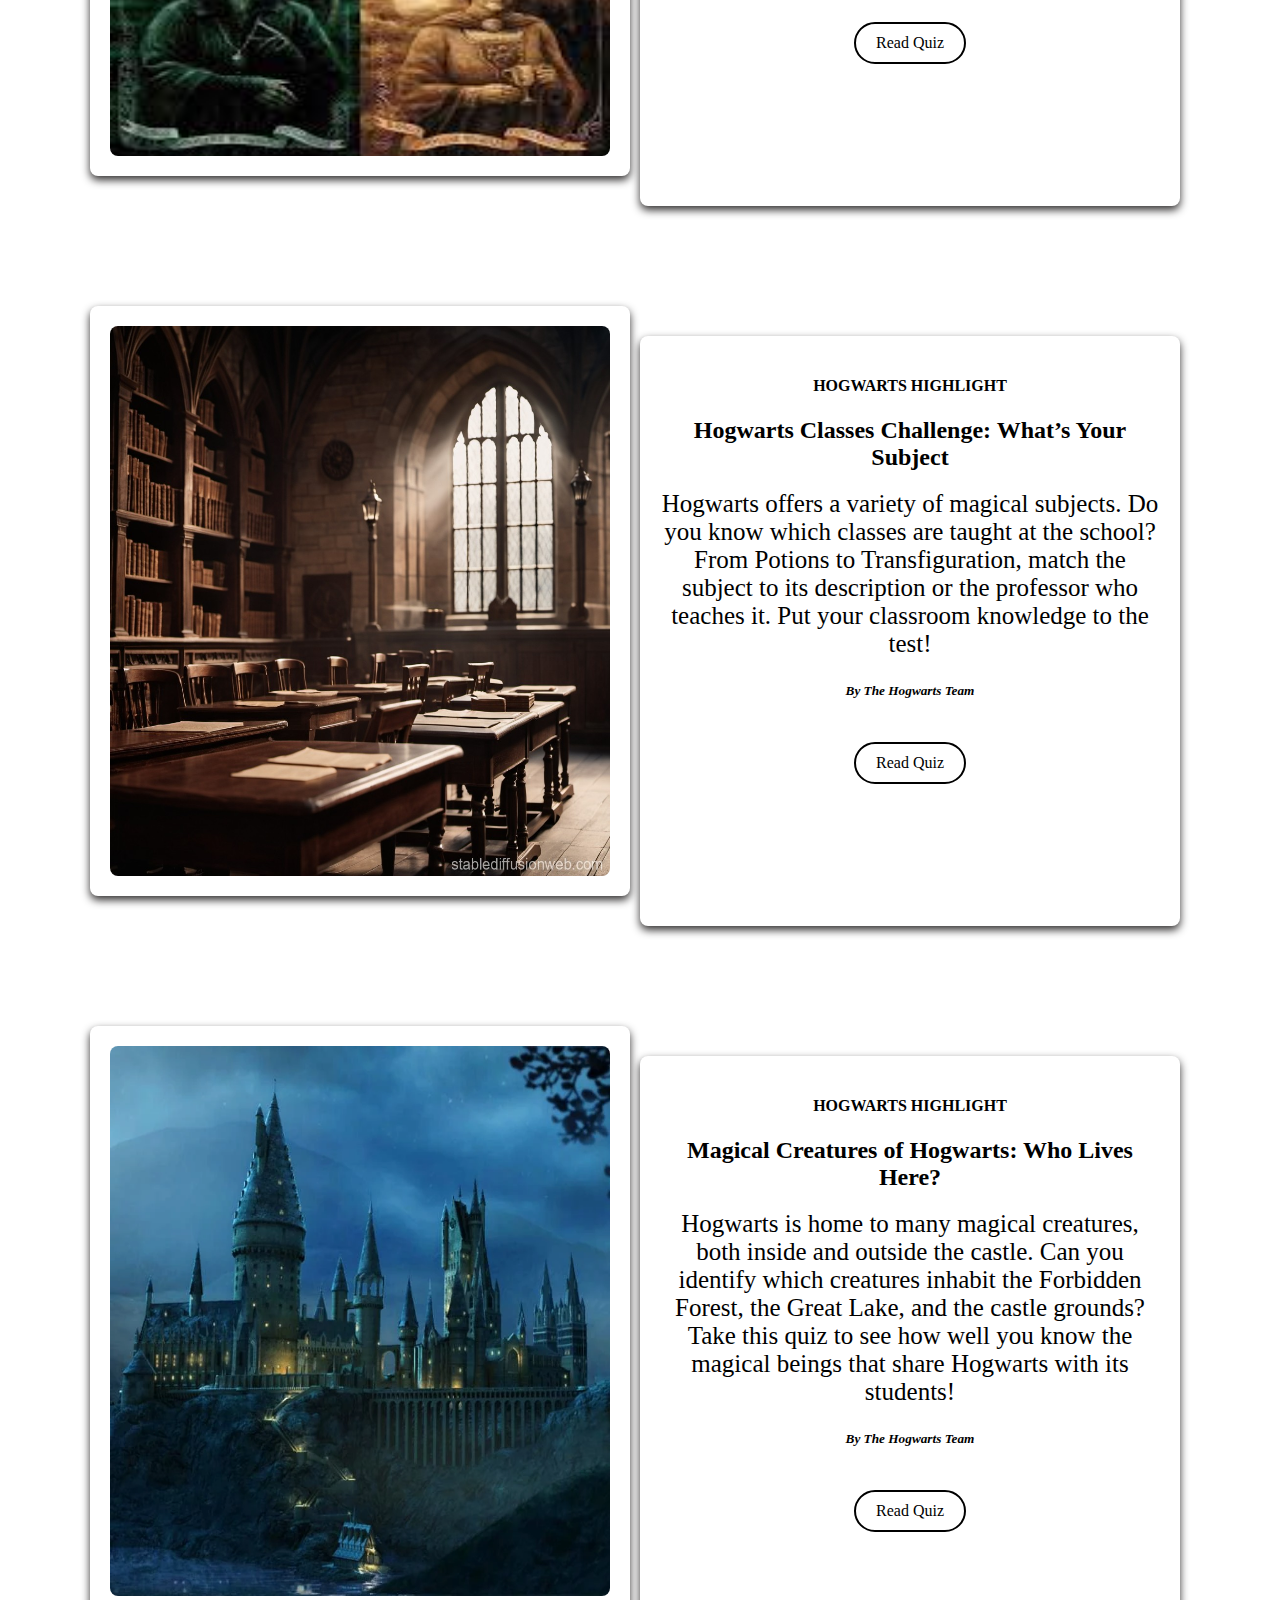
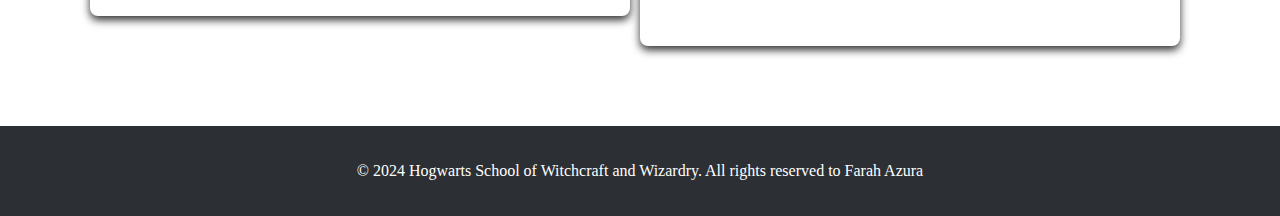
<file: Quizzes and puzzles.html>
<!DOCTYPE html>
<html>
    <head>
        <meta charset="UTF-8">
        <meta name="viewport" content="width=device-width, initial-scale=1.0">
        <title>Project Farah XI-9</title>
        <link rel="stylesheet" href="Quizzes and puzzles.css">
        <link rel="preconnect" href="https://fonts.googleapis.com">
        <link rel="preconnect" href="https://fonts.gstatic.com" crossorigin>
        <link href="https://fonts.googleapis.com/css2?family=Lumanosimo&display=swap" rel="stylesheet">
    </head>
    <body>
        <nav class="navbar">
            <div class="social-media">
                <a href="#"><img src="logo tiktok.jpeg" width="30px"></a>
                <a href="#"><img src="logo yt.jpeg" width="35px" height="45px"></a>
                <a href="#"><img src="logo ig.jpeg" width="30px" height="30px"></a>
                <a href="#"><img src="logo fb.jpeg" width="25px"></a>
            </div>
            <div class="logo">
                <a href="index.html"><img src="hogwarts logo.jpeg" alt="Logo"></a>
            </div>
            <div class="nav-items">
                <input type="text" placeholder="Search..." class="search-bar" />
                <a href="login.html" class="nav-link">Login</a>
                <a href="signup.html" class="nav-link">Signup</a>
            </div>
        </nav>
    
        <div class="additional-nav">
            <a href="news .html">News</a>
            <a href="features.html">Features</a>
            <a href="Quizzes and puzzles.html">Quizzes</a>
            <a href="discover.html">Discover</a>
            <a href="hogwarts sorting.html">Hogwarts Sorting</a>
            <a href="quidditch champions.html">Quidditch Champions</a>
            <a href="fact files.html">Fact Files</a>
            <a href="shop.html">Shop</a>
        </div>

        <div class="content">
            <div class="overlay">
                <div class="text">
                    <h1>Quizzes</h1>
                    <p>Put your magical knowledge to the test with enchanting quizzes for all levels of witches and wizards!.</p>
                </div>
            </div>
        </div>

        <div class="container">
            <div class="card image-card">
                <img src="founders.jpeg" height="550px" alt="">
            </div>
            <div class="card text-card">
                <h4>HOGWARTS HIGHLIGHT</h4>
                <h2><b>Hogwarts History Quiz: The Founders and Beyond</b></h2>
                <p>How well do you know the rich history of Hogwarts? Test your knowledge of the four founders, key events, and legendary tales that shaped the school. Can you answer questions about the founding of each house and important milestones in Hogwarts' past?</p>
                <h5><i>By The Hogwarts Team</i></h5>
                <a href="#" class="read-news-button">Read Quiz</a>
            </div>
        </div>
        <div class="container">
            <div class="card image-card">
                <img src="classroom.jpg" height="550px" alt="">
            </div>
            <div class="card text-card">
                <h4>HOGWARTS HIGHLIGHT</h4>
                <h2><b>Hogwarts Classes Challenge: What’s Your Subject</b></h2>
                <p>Hogwarts offers a variety of magical subjects. Do you know which classes are taught at the school? From Potions to Transfiguration, match the subject to its description or the professor who teaches it. Put your classroom knowledge to the test!</p>
                <h5><i>By The Hogwarts Team</i></h5>
                <a href="#" class="read-news-button">Read Quiz</a>
            </div>
        </div>
        <div class="container">
            <div class="card image-card">
                <img src="castle.webp" height="550px" alt="">
            </div>
            <div class="card text-card">
                <h4>HOGWARTS HIGHLIGHT</h4>
                <h2><b>Magical Creatures of Hogwarts: Who Lives Here?</b></h2>
                <p>Hogwarts is home to many magical creatures, both inside and outside the castle. Can you identify which creatures inhabit the Forbidden Forest, the Great Lake, and the castle grounds? Take this quiz to see how well you know the magical beings that share Hogwarts with its students!</p>
                <h5><i>By The Hogwarts Team</i></h5>
                <a href="#" class="read-news-button">Read Quiz</a>
            </div>
        </div>
        <div class="footer">
            <p>&copy; 2024 Hogwarts School of Witchcraft and Wizardry. All rights reserved to Farah Azura</p>
        </div>
    </body>
</html>
</file>
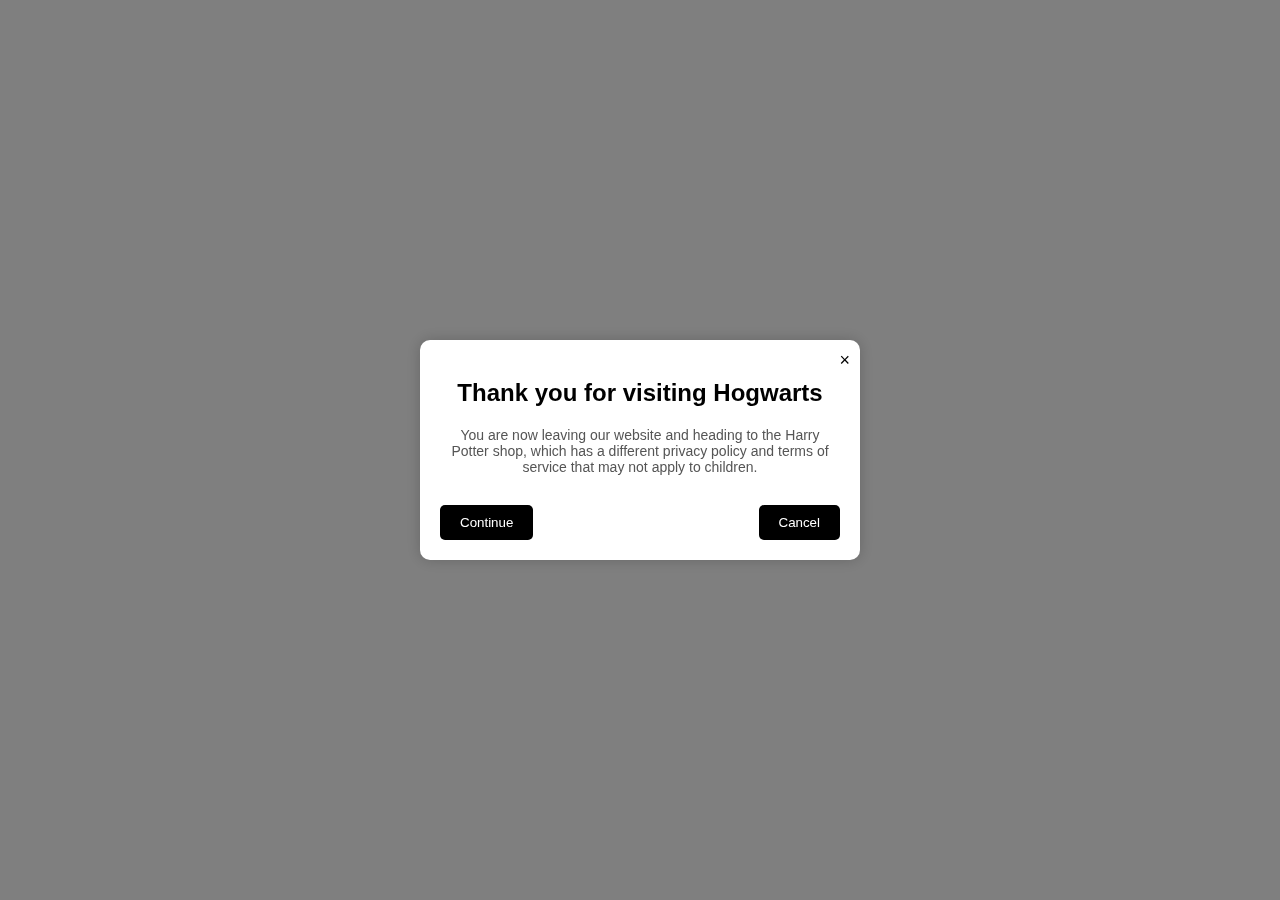
<file: shop.html>
<!DOCTYPE html>
<html lang="id">
<head>
    <meta charset="UTF-8">
    <meta name="viewport" content="width=device-width, initial-scale=1.0">
    <title>Project Farah XI-9</title>
    <link rel="stylesheet" href="shop.css">
    <link rel="preconnect" href="https://fonts.googleapis.com">
    <link rel="preconnect" href="https://fonts.gstatic.com" crossorigin>
    <link href="https://fonts.googleapis.com/css2?family=Lumanosimo&display=swap" rel="stylesheet">
</head>
<body>
    <div class="popup" id="popup">
        <div class="popup-content">
            <span class="close" onclick="closePopup()">&times;</span>
            <h2>Thank you for visiting Hogwarts</h2>
            <p>You are now leaving our website and heading to the Harry Potter shop, which has a different privacy policy and terms of service that may not apply to children.</p>
            <div class="buttons">
                <button onclick="continueAction()">Continue</button>
                <button onclick="closePopup()">Cancel</button>
            </div>
        </div>
    </div>

    <script>
        function closePopup() {
            document.getElementById("popup").style.display = "none";
        }

        function continueAction() {
            window.location.href = "#"; 
        }
    </script>

</body>
</html>
</file>
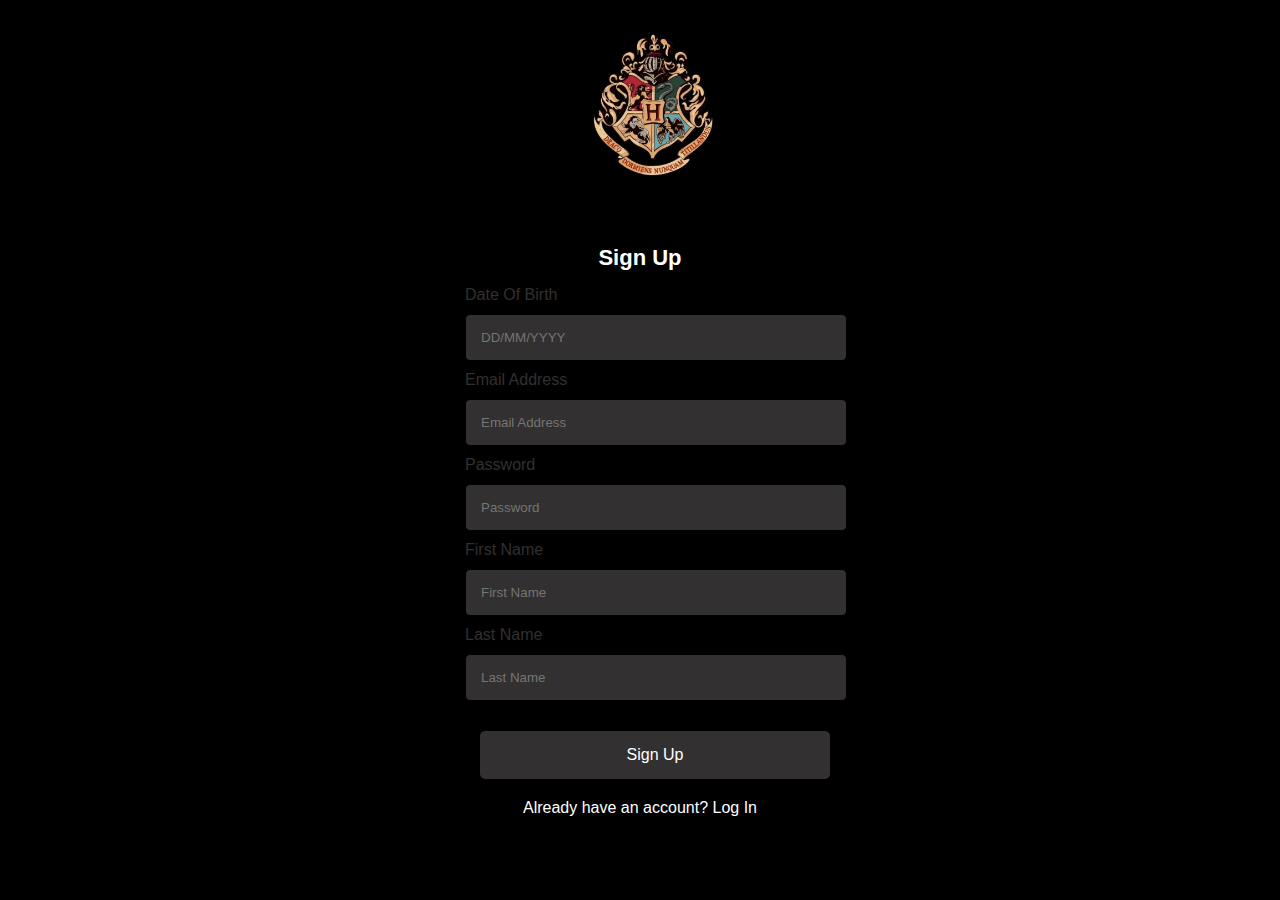
<file: signup.html>
<!DOCTYPE html>
<html>
    <head>
        <meta charset="UTF-8">
        <meta name="viewport" content="width=device-width, initial-scale=1.0">
        <title>Project Farah XI-9</title>
        <link rel="stylesheet" href="signup.css">
        <link rel="preconnect" href="https://fonts.googleapis.com">
        <link rel="preconnect" href="https://fonts.gstatic.com" crossorigin>
        <link href="https://fonts.googleapis.com/css2?family=Lumanosimo&display=swap" rel="stylesheet">
    </head>
    <body>
            <div class="signup-container">
                <div class="logo">
                    <a href="index.html"><img src="hogwarts logo.jpeg" alt="Logo"></a>
                </div>
                <h2>Sign Up</h2>
                <form action="#">
                    <label for="dob">Date Of Birth</label>
                    <input type="text" placeholder="DD/MM/YYYY" name="dob" required>

                    <label for="Email">Email Address</label>
                    <input type="email" placeholder="Email Address" name="email" required>

                    <label for="password">Password</label>
                    <input type="password" placeholder="Password" name="password" required>

                    <label for="firstname">First Name</label>
                    <input type="text" placeholder="First Name" name="firstname" required>

                    <label for="lastname">Last Name</label>
                    <input type="text" placeholder="Last Name" name="lastname" required>

                    <button type="submit">Sign Up</button>
                </form>
                <p class="login-link">Already have an account? <a href="#">Log In</a></p>
                </div>
        </div>
    </body>
</html>
</file>
<file: discover.css>
body {
    margin: 0;
    padding: 0;
}

.navbar {
    display: flex;
    justify-content: space-between;
    align-items: center;
    background-color: black;
    padding: 15px 20px;
}

.social-media {
    display: flex;
    align-items: center;
    gap: 15px;
    margin: 0;
    padding: 0;
}

.social-media img {
    height: 30px; 
    margin: 0 10px;
}

.logo {
    flex: 1; 
    position: absolute;
    top: 0;
    left: 46%;

}

.logo img {
    height: 80px; 
}

.nav-items {
    display: flex;
    align-items: center;
}

.search-bar {
    padding: 5px;
    border: none;
    border-radius: 5px;
    margin-right: 20px;
    background-color: rgb(50, 48, 48);
}

.nav-link {
    display: inline-block;
    margin-top: 10px;
    padding: 10px 20px;
    border: 2px solid white; /* Garis tepi tombol */
    color: white; /* Warna teks tombol */
    border-radius: 50px; /* Membuat tombol bulat */
    text-align: center;
    text-decoration: none; /* Menghilangkan garis bawah */
    transition: background-color 0.3s, color 0.3s; /* Transisi untuk hover */
    background-color: black;
    margin-left: 20px;
}

.nav-link:hover {
    background-color: white;
    color: black;
}

.social-media a {
    color: white;
    text-decoration: none;
}

input[type="text"] {
    padding: 5px;
    margin-right: 15px;
}

.additional-nav {
    display: flex;
    justify-content: center; 
    margin-top: 0; 
    background-color: black; 
    padding: 10px 0; 
    text-align: center;
}

.additional-nav a {
    text-transform: uppercase; 
    margin: 28px; 
    color: white; 
    text-decoration: none; 
    font-weight: bold; 
    font-size: 1,0em;;
    padding-top: 40px;
}

.additional-nav a:hover {
    text-decoration: underline;
}

.content {
    height: 100vh; 
    background-image: url('Hogwarts.jpeg'); 
    background-size: cover; 
    background-position: center; 
    display: flex; 
    justify-content: center; 
    align-items: center; 
    color: white; 
    text-align: center; 
    position: relative;
}

.content {
    font-family: "Lumanosimo", cursive;
    font-weight: 400;
    font-style: normal;
  } 

.text{
    margin-bottom: 2px;
}

.container {
    display: grid;
    grid-template-columns: repeat(3, 1fr);
    gap: 100px;
    padding: 20px;
    max-width: 1200px; /* Adjust width as needed */
    width: 100%;
    margin-left: 90px;
}

.card {
    background-color: white;
    box-shadow: 0 2px 10px rgb(50, 48, 48);
    text-align: center;
    padding: 5px; /* Inner padding for card content */
    border-radius: 4px; /* Optional: Add slight rounding to corners */
}

video {
    width: 100%;
}

.card-title {
    margin: 10px 0;
    font-size: 1.5em;
}

.card-description {
    padding: 10px;
    color: #555;
}

.footer {
    background-color: #2c2f33; /* Dark background color */
    color: white; /* Text color */
    text-align: center; /* Center align text */
    padding: 20px 0; /* Padding for top and bottom */
    position: relative; /* Positioning for any additional elements */
}
</file>
<file: fact files.css>
body {
    margin: 0;
    padding: 0;
}

.navbar {
    display: flex;
    justify-content: space-between;
    align-items: center;
    background-color: black;
    padding: 15px 20px;
}

.social-media {
    display: flex;
    align-items: center;
    gap: 15px;
    margin: 0;
    padding: 0;
}

.social-media img {
    height: 30px; 
    margin: 0 10px;
}

.logo {
    flex: 1; 
    position: absolute;
    top: 0;
    left: 46%;

}

.logo img {
    height: 80px; 
}

.nav-items {
    display: flex;
    align-items: center;
}

.search-bar {
    padding: 5px;
    border: none;
    border-radius: 5px;
    margin-right: 20px;
    background-color: rgb(50, 48, 48);
}

.nav-link {
    display: inline-block;
    margin-top: 10px;
    padding: 10px 20px;
    border: 2px solid white; /* Garis tepi tombol */
    color: white; /* Warna teks tombol */
    border-radius: 50px; /* Membuat tombol bulat */
    text-align: center;
    text-decoration: none; /* Menghilangkan garis bawah */
    transition: background-color 0.3s, color 0.3s; /* Transisi untuk hover */
    background-color: black;
    margin-left: 20px;
}

.nav-link:hover {
    background-color: white;
    color: black;
}

.social-media a {
    color: white;
    text-decoration: none;
}

input[type="text"] {
    padding: 5px;
    margin-right: 15px;
}

.additional-nav {
    display: flex;
    justify-content: center; 
    margin-top: 0; 
    background-color: black; 
    padding: 10px 0; 
    text-align: center;
}

.additional-nav a {
    text-transform: uppercase; 
    margin: 28px; 
    color: white; 
    text-decoration: none; 
    font-weight: bold; 
    font-size: 1,0em;;
    padding-top: 40px;
}

.additional-nav a:hover {
    text-decoration: underline;
}

.header {
    text-align: center;
    background-color: #1c1c1c;
    padding: 20px;
}

.header h1 {
    font-size: 2.5rem;
    margin: 0;
}

.search-bar {
    margin-top: 10px;
}

.search-bar input {
    padding: 10px;
    width: 300px;
    border: none;
    border-radius: 5px;
}

.search-bar button {
    padding: 10px 15px;
    background-color: #3e3e3e;
    border: none;
    border-radius: 5px;
    color: white;
    cursor: pointer;
}

/* Fact File Section */
.fact-file {
    display: flex;
    padding: 20px;
    background-color: #1f1f1f;
    height: 330px;
}

.fact-file-image img {
    width: 300px;
    height: auto;
    border-radius: 10px;
    margin-right: 20px;
}

.fact-file-details {
    max-width: 600px;
}

.fact-file-details h2 {
    font-size: 2rem;
    margin-bottom: 15px;
}

.fact-file-details p {
    font-size: 1rem;
    margin-bottom: 20px;
}

.fact-file-details a {
    text-decoration: none;
    color: #007bff;
    font-weight: bold;
}

/* Categories Section */
.categories {
    display: flex;
    justify-content: space-around;
    padding: 20px;
    background-color: #1c1c1c;
    border-top: 1px solid #333;
}

.category {
    padding: 10px 15px;
    text-align: center;
    background-color: #282828;
    border-radius: 5px;
    cursor: pointer;
    transition: background-color 0.3s;
}

.category:hover {
    background-color: #3e3e3e;
}

.random {
    background-color: #443355;
}

.random:hover {
    background-color: #665577;
}

.footer {
    background-color: #2c2f33; /* Dark background color */
    color: white; /* Text color */
    text-align: center; /* Center align text */
    padding: 20px 0; /* Padding for top and bottom */
    position: relative; /* Positioning for any additional elements */
}
</file>
<file: features css.css>
body {
    margin: 0;
    padding: 0;
}

.navbar {
    display: flex;
    justify-content: space-between;
    align-items: center;
    background-color: black;
    padding: 15px 20px;
}

.social-media {
    display: flex;
    align-items: center;
    gap: 15px;
    margin: 0;
    padding: 0;
}

.social-media img {
    height: 30px; 
    margin: 0 10px;
}

.logo {
    flex: 1; 
    position: absolute;
    top: 0;
    left: 46%;
    font-size: 24px;
    font-weight: bold;
    color: white;
}

.logo img {
    height: 80px; 
}

.nav-items {
    display: flex;
    align-items: center;
}

.search-bar {
    padding: 5px;
    border: none;
    border-radius: 5px;
    margin-right: 20px;
    background-color: rgb(50, 48, 48);
}

.nav-link {
    display: inline-block;
    margin-top: 10px;
    padding: 10px 20px;
    border: 2px solid white; /* Garis tepi tombol */
    color: white; /* Warna teks tombol */
    border-radius: 50px; /* Membuat tombol bulat */
    text-align: center;
    text-decoration: none; /* Menghilangkan garis bawah */
    transition: background-color 0.3s, color 0.3s; /* Transisi untuk hover */
    background-color: black;
    margin-left: 20px;
}

.nav-link:hover {
    background-color: white;
    color: black;
}

.social-media a {
    color: white;
    text-decoration: none;
}

input[type="text"] {
    padding: 5px;
    margin-right: 15px;
}

.additional-nav {
    display: flex;
    justify-content: center; 
    margin-top: 0; 
    background-color: black; 
    padding: 10px 0; 
    text-align: center;
}

.additional-nav a {
    text-transform: uppercase; 
    margin: 28px; 
    color: white; 
    text-decoration: none; 
    font-weight: bold; 
    font-size: 1,0em;;
    padding-top: 40px;
}

.additional-nav a:hover {
    text-decoration: underline;
}

.content {
    height: 100vh; 
    background-image: url('Hogwarts.jpeg'); 
    background-size: cover; 
    background-position: center; 
    display: flex; 
    justify-content: center; 
    align-items: center; 
    color: white; 
    text-align: center; 
    position: relative;
}

.content {
    font-family: "Lumanosimo", cursive;
    font-weight: 400;
    font-style: normal;
  } 

.text{
    margin-bottom: 2px;
}

.container {
    background-color: white;
    display: flex;
    justify-content: center;
    align-items: flex-start; /* Atur agar card sejajar di atas */
    margin: 50px;
    padding: 20px;
    text-align: center;
    position: relative;
}

.card {
    background-color: white;
    border-radius: 8px;
    box-shadow: 0 4px 8px rgb(50, 48, 48);
    margin: 10px;
    padding: 20px;
    width: 500px; /* Lebar card */
    height: 550px; 
}

.h1 {
    color: black; 
}

.image-card {
    margin: 0;
}

.image-card img {
    width: 100%; /* Memastikan gambar mengikuti lebar card */
    border-radius: 8px; /* Sesuaikan sudut gambar */
}

.text-card {
    margin-top: 30px;
}

.text-card h2 {
    margin-top: 0;
    color: black;
}

.text-card p {
    margin-top: 0;
    color: black;
    font-size: 25px;
}

.text-card h3 {
    color: black; /* Warna teks */
}

.text-card h6 {
    color: rgb(46, 43, 43)
}

.read-news-button {
    display: inline-block;
    margin-top: 20px;
    padding: 10px 20px;
    border: 2px solid black; /* Garis tepi tombol */
    color: black; /* Warna teks tombol */
    border-radius: 50px; /* Membuat tombol bulat */
    text-align: center;
    text-decoration: none; /* Menghilangkan garis bawah */
    transition: background-color 0.3s, color 0.3s; /* Transisi untuk hover */
}

.read-news-button:hover {
    background-color: white; /* Warna latar belakang saat hover */
    color: grey; /* Warna teks saat hover */
}

.footer {
    background-color: #2c2f33; /* Dark background color */
    color: white; /* Text color */
    text-align: center; /* Center align text */
    padding: 20px 0; /* Padding for top and bottom */
    position: relative; /* Positioning for any additional elements */
}
</file>
<file: hogwarts sorting.css>
body {
    margin: 0;
    padding: 0;
}

.content {
    height: 100vh; 
    background-image: url('sorting.jpeg');
    background-size: cover; 
    background-position: center; 
    display: flex; 
    justify-content: center; 
    align-items: center; 
    color: white; 
    text-align: center; 
    position: relative;
}

.content {
    font-family: "Lumanosimo", cursive;
    font-weight: 400;
    font-style: normal;
  } 

.text{
    margin-bottom: 2px;
    color: white;
}

.image{
    margin-bottom: 250px;
    width: 150px;
    height: 200px;
    margin-left: 80px;
}

.logo {
    flex: 1; 
    position: absolute;
    top: 65px;
    left: 70%;

}

.logo img {
    height: 180px;
    width: 160px;
}

.full-color-button {
    display: inline-block;
    margin-top: 20px;
    padding: 10px 20px;
    border: 2px solid black; /* Garis tepi tombol */
    color: black; /* Warna teks tombol */
    border-radius: 50px; /* Membuat tombol bulat */
    text-align: center;
    text-decoration: none; /* Menghilangkan garis bawah */
    transition: background-color 0.3s, color 0.3s; /* Transisi untuk hover */
    background-color: white;
}

.full-color-button:hover {
    background-color: rgb(40, 38, 38); /* Warna latar belakang saat hover */
    color: white; /* Warna teks saat hover */
}

.text h1 {
    margin-top: 0;
    color: white;
    font-size: 50px;
}

.text p {
    margin-top: 0;
    color: white;
    font-size: 15px;
}

.text h4 {
    margin-top: 0;
    color: white;
}

.overlay {
    margin-left: 500px;
    margin-top: 67px;
}
</file>
<file: login.css>
* {
    margin: 0;
    padding: 0;
    box-sizing: border-box;
}

body {
    font-family: Arial, sans-serif;
    background-color: black;
    display: flex;
    justify-content: center;
    align-items: center;
    height: 100vh;
}

.login-container {
    background-color: black;
    padding: 40px;
    border-radius: 8px;
    box-shadow: 0 0 15px black;
    text-align: center;
    width: 300px;
}

.login-container h1 {
    color: white;
}

.logo {
    position: absolute;
    text-align: center;
    flex: 1px;
    left: 46%;
    top: 50px;
}

.logo img {
    height: 150px;
}

label {
    color: white;
    display: block;
    margin-top: 15px;
    text-align: left;
}

input {
    width: 100%;
    padding: 10px;
    margin-top: 5px;
    border: 1px solid white;
    border-radius: 5px;
    background-color: black;
    color: white;
}

.password-container {
    position: relative;
}

.toggle-password {
    position: absolute;
    right: 10px;
    left: 50%;
    transform: translateY(-50%);
    cursor: pointer;
    color: white;
}

button {
    margin-top: 20px;
    width: 100%;
    padding: 10px;
    border: none;
    border-radius: 5px;
    background-color: black;
    color: white;
    cursor: pointer;
}

button:hover {
    background-color: rgb(50, 48, 48);
}

.forgot-password {
    display: block;
    margin-top: 10px;
    color: white;
    text-decoration: none;
}

p {
    margin-top: 15px;
    color: white;
}

p a {
    color: white;
    text-decoration: none;
}

p a:hover {
    text-decoration: underline;
}
</file>
<file: news css.css>
body {
    margin: 0;
    padding: 0;
}

.navbar {
    display: flex;
    justify-content: space-between;
    align-items: center;
    background-color: black;
    padding: 15px 20px;
}

.social-media {
    display: flex;
    align-items: center;
    gap: 15px;
    margin: 0;
    padding: 0;

}

.social-media img {
    height: 30px; 
    margin: 0 10px;
    
}

.logo {
    flex: 1; 
    position: absolute;
    top: 0;
    left: 46%;
    font-size: 24px;
    font-weight: bold;
    color: white;
}

.logo img {
    height: 80px; 
}

.nav-items {
    display: flex;
    align-items: center;
}

.search-bar {
    padding: 5px;
    border: none;
    border-radius: 5px;
    margin-right: 20px;
    background-color: rgb(50, 48, 48);
}

.nav-link {
    display: inline-block;
    margin-top: 10px;
    padding: 10px 20px;
    border: 2px solid white; /* Garis tepi tombol */
    color: white; /* Warna teks tombol */
    border-radius: 50px; /* Membuat tombol bulat */
    text-align: center;
    text-decoration: none; /* Menghilangkan garis bawah */
    transition: background-color 0.3s, color 0.3s; /* Transisi untuk hover */
    background-color: black;
    margin-left: 20px;
}

.nav-link:hover {
    background-color: white;
    color: black;
}

.social-media a {
    color: white;
    text-decoration: none;
}

input[type="text"] {
    padding: 5px;
    margin-right: 15px;
}

.additional-nav {
    display: flex;
    justify-content: center; 
    margin-top: 0; 
    background-color: black; 
    padding: 10px 0; 
    text-align: center;
}

.additional-nav a {
    text-transform: uppercase; 
    margin: 28px; 
    color: white; 
    text-decoration: none; 
    font-weight: bold; 
    font-size: 1,0em;;
    padding-top: 40px;
}

.additional-nav a:hover {
    text-decoration: underline;
}

.content {
    height: 100vh; 
    background-image: url('Hogwarts.jpeg'); 
    background-size: cover; 
    background-position: center; 
    display: flex; 
    justify-content: center; 
    align-items: center; 
    color: white; 
    text-align: center; 
    position: relative;
}

.content {
    font-family: "Lumanosimo", cursive;
    font-weight: 400;
    font-style: normal;
} 

.text{
    margin-bottom: 2px;
}

.container {
    background-color: white;
    display: flex;
    justify-content: center;
    align-items: flex-start; /* Atur agar card sejajar di atas */
    margin: 50px;
    padding: 20px;
    text-align: center;
    position: relative;
}

.card {
    background-color: white;
    border-radius: 8px;
    box-shadow: 0 4px 8px rgb(50, 48, 48);
    margin: 10px;
    padding: 20px;
    width: 500px; /* Lebar card */
    height: 550px;
}

.image-card {
    margin: 0;
}

.image-card img {
    width: 100%; /* Memastikan gambar mengikuti lebar card */
    border-radius: 8px; /* Sesuaikan sudut gambar */
}

.text-card {
    margin-top: 30px;
}

.text-card h2 {
    margin-top: 0;
    color: black;
}

.text-card p {
    margin-top: 0;
    color: black;
    font-size: 25px;
}

.text-card h3 {
    color: black; /* Warna teks */
}

.text-card h6 {
    color: rgb(50, 48, 48);
}

.read-news-button {
    display: inline-block;
    margin-top: 20px;
    padding: 10px 20px;
    border: 2px solid black; /* Garis tepi tombol */
    color: black; /* Warna teks tombol */
    border-radius: 50px; /* Membuat tombol bulat */
    text-align: center;
    text-decoration: none; /* Menghilangkan garis bawah */
    transition: background-color 0.3s, color 0.3s; /* Transisi untuk hover */
}

.read-news-button:hover {
    background-color: white; /* Warna latar belakang saat hover */
    color: grey; /* Warna teks saat hover */
}

.footer {
    background-color: #2c2f33; /* Dark background color */
    color: white; /* Text color */
    text-align: center; /* Center align text */
    padding: 20px 0; /* Padding for top and bottom */
    position: relative; /* Positioning for any additional elements */
}
</file>
<file: Quizzes and puzzles.css>
body {
    margin: 0;
    padding: 0;
}

.navbar {
    display: flex;
    justify-content: space-between;
    align-items: center;
    background-color: black;
    padding: 15px 20px;
}

.social-media {
    display: flex;
    align-items: center;
    gap: 15px;
    margin: 0;
    padding: 0;
}

.social-media img {
    height: 30px; 
    margin: 0 10px;
}

.logo {
    flex: 1; 
    position: absolute;
    top: 0;
    left: 46%;

}

.logo img {
    height: 80px; 
}

.nav-items {
    display: flex;
    align-items: center;
}

.search-bar {
    padding: 5px;
    border: none;
    border-radius: 5px;
    margin-right: 20px;
    background-color: rgb(50, 48, 48);
}

.nav-link {
    display: inline-block;
    margin-top: 10px;
    padding: 10px 20px;
    border: 2px solid white; /* Garis tepi tombol */
    color: white; /* Warna teks tombol */
    border-radius: 50px; /* Membuat tombol bulat */
    text-align: center;
    text-decoration: none; /* Menghilangkan garis bawah */
    transition: background-color 0.3s, color 0.3s; /* Transisi untuk hover */
    background-color: black;
    margin-left: 20px;
}

.nav-link:hover {
    background-color: white;
    color: black;
}

.social-media a {
    color: white;
    text-decoration: none;
}

input[type="text"] {
    padding: 5px;
    margin-right: 15px;
}

.additional-nav {
    display: flex;
    justify-content: center; 
    margin-top: 0; 
    background-color: black; 
    padding: 10px 0; 
    text-align: center;
}

.additional-nav a {
    text-transform: uppercase; 
    margin: 28px; 
    color: white; 
    text-decoration: none; 
    font-weight: bold; 
    font-size: 1,0em;;
    padding-top: 40px;
}

.additional nav a:hover {
    text-decoration: underline;
}

.content {
    height: 100vh; 
    background-image: url('Hogwarts.jpeg'); 
    background-size: cover; 
    background-position: center; 
    display: flex; 
    justify-content: center; 
    align-items: center; 
    color: white; 
    text-align: center; 
    position: relative;
}

.content {
    font-family: "Lumanosimo", cursive;
    font-weight: 400;
    font-style: normal;
  } 

.text{
    margin-bottom: 2px;
}

.container {
    background-color: white;
    display: flex;
    justify-content: center;
    align-items: flex-start; /* Atur agar card sejajar di atas */
    margin: 50px;
    padding: 20px;
    text-align: center;
    position: relative;
}

.card {
    background-color: white;
    border-radius: 8px;
    box-shadow: 0 4px 8px rgb(50, 48, 48);
    margin: 10px;
    padding: 20px;
    width: 500px; /* Lebar card */
    height: 550px;
}

.image-card {
    margin: 0;
}

.image-card img {
    width: 100%; /* Memastikan gambar mengikuti lebar card */
    border-radius: 8px; /* Sesuaikan sudut gambar */
}

.text-card {
    margin-top: 30px;
}

.text-card h2 {
    margin-top: 0;
    color: black;
}

.text-card p {
    margin-top: 0;
    color: black;
    font-size: 25px;
}

.text-card h3 {
    margin-top: 0;
    color: black;
    font-family:'Lucida Sans', 'Lucida Sans Regular', 'Lucida Grande', 'Lucida Sans Unicode', Geneva, Verdana, sans-serif;
}

.text-card h6 {
    color: rgb(85, 84, 84)
}

.read-news-button {
    display: inline-block;
    margin-top: 20px;
    padding: 10px 20px;
    border: 2px solid black; /* Garis tepi tombol */
    color: black; /* Warna teks tombol */
    border-radius: 50px; /* Membuat tombol bulat */
    text-align: center;
    text-decoration: none; /* Menghilangkan garis bawah */
    transition: background-color 0.3s, color 0.3s; /* Transisi untuk hover */
}

.read-news-button:hover {
    background-color: white; /* Warna latar belakang saat hover */
    color: grey; /* Warna teks saat hover */
}

.footer {
    background-color: #2c2f33; /* Dark background color */
    color: white; /* Text color */
    text-align: center; /* Center align text */
    padding: 20px 0; /* Padding for top and bottom */
    position: relative; /* Positioning for any additional elements */
}
</file>
<file: shop.css>
body {
    font-family: Arial, sans-serif;
}

.popup {
    display: flex;
    justify-content: center;
    align-items: center;
    position: fixed;
    top: 0;
    left: 0;
    width: 100%;
    height: 100%;
    background: rgba(0, 0, 0, 0.5);
}

.popup-content {
    background-color: white;
    padding: 20px;
    width: 400px;
    text-align: center;
    border-radius: 10px;
    box-shadow: 0 0 15px rgba(0, 0, 0, 0.2);
    position: relative;
}

.popup-content h2 {
    margin-bottom: 20px;
}

.popup-content p {
    font-size: 14px;
    color: #555;
    margin-bottom: 30px;
}

.popup-content .buttons {
    display: flex;
    justify-content: space-between;
}

.popup-content button {
    padding: 10px 20px;
    background-color: black;
    color: white;
    border: none;
    border-radius: 5px;
    cursor: pointer;
}

.popup-content button:hover {
    background-color: black;
}

.close {
    position: absolute;
    top: 10px;
    right: 10px;
    font-size: 18px;
    cursor: pointer;
}
</file>
<file: signup.css>
body {
    background-color: black;
    color: white;
    font-family: 'Arial', sans-serif;
    display: flex;
    justify-content: center;
    align-items: center;
    height: 100vh;
    margin: 0;
}

.logo {
    position: absolute;
    text-align: center;
    flex: 1px;
    left: 46%;
    top: 30px;
}

.logo img {
    height: 150px;
}
  
.signup-container {
    text-align: center;
    background-color: black;
    padding: 30px;
    border-radius: 10px;
    width: 350px;
    box-shadow: 0px 4px 8px rgba(0, 0, 0, 0.5);
    margin-top: 160px;
}

.signup-container h1 {
    margin-bottom: 20px;
    font-size: 28px;
    font-weight: bold;
    color: white;
}

.signup-container h2 {
    font-size: 22px;
    margin-bottom: 15px;
}

.signup-container input {
    width: 100%;
    padding: 15px;
    margin: 10px 0;
    background-color:  rgb(50, 48, 48);
    border: 1px solid black;
    color: white;
    border-radius: 5px;
}

.signup-container button {
    width: 100%;
    padding: 15px;
    background-color:  rgb(50, 48, 48);
    border: none;
    color: white;
    font-size: 16px;
    border-radius: 5px;
    cursor: pointer;
    margin-top: 20px;
    margin-left: 15px;
}

.signup-container button:hover {
    background-color: white;
    color: black;
}

.login-link {
    margin-top: 20px;
    font-size: 16px;
}

.login-link a {
    color: white;
    text-decoration: none;
}

.login-link a:hover {
    text-decoration: underline;
}

label {
    color:  rgb(50, 48, 48);
    float: left;
}
</file>
